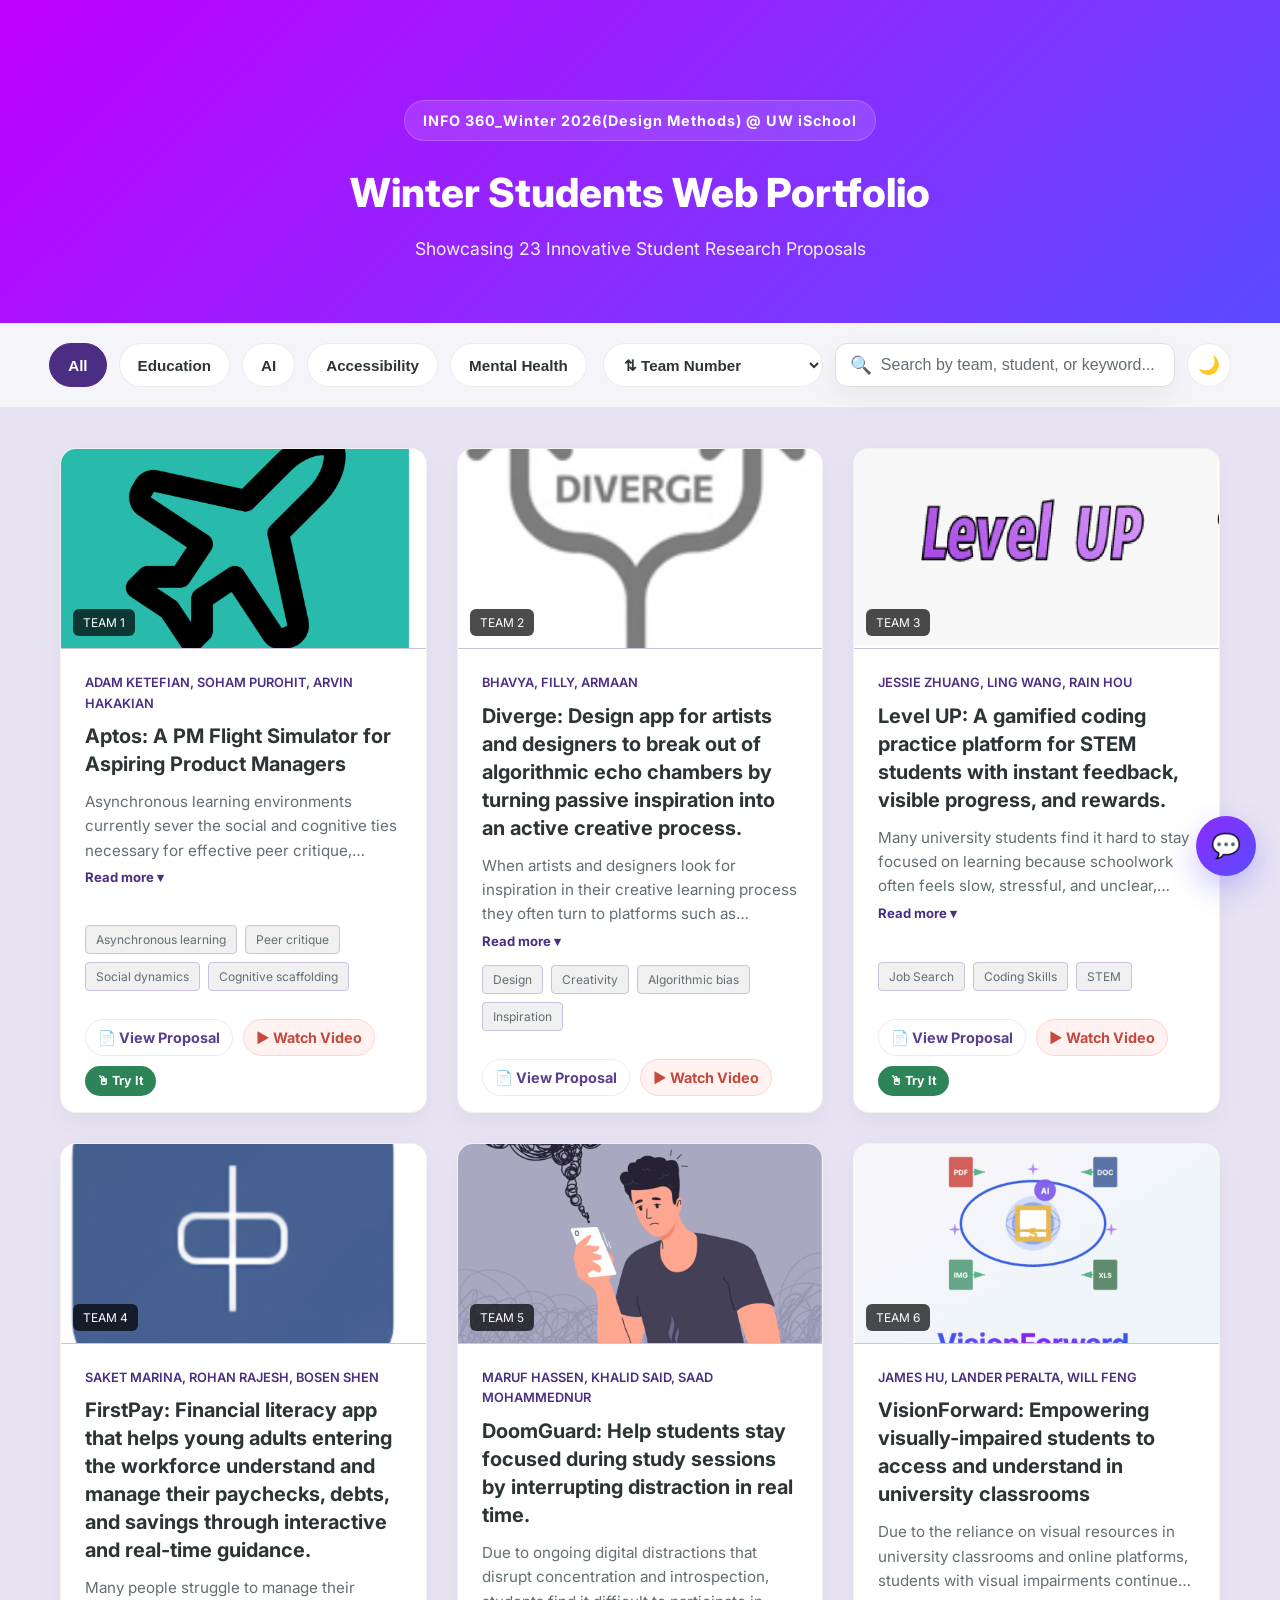
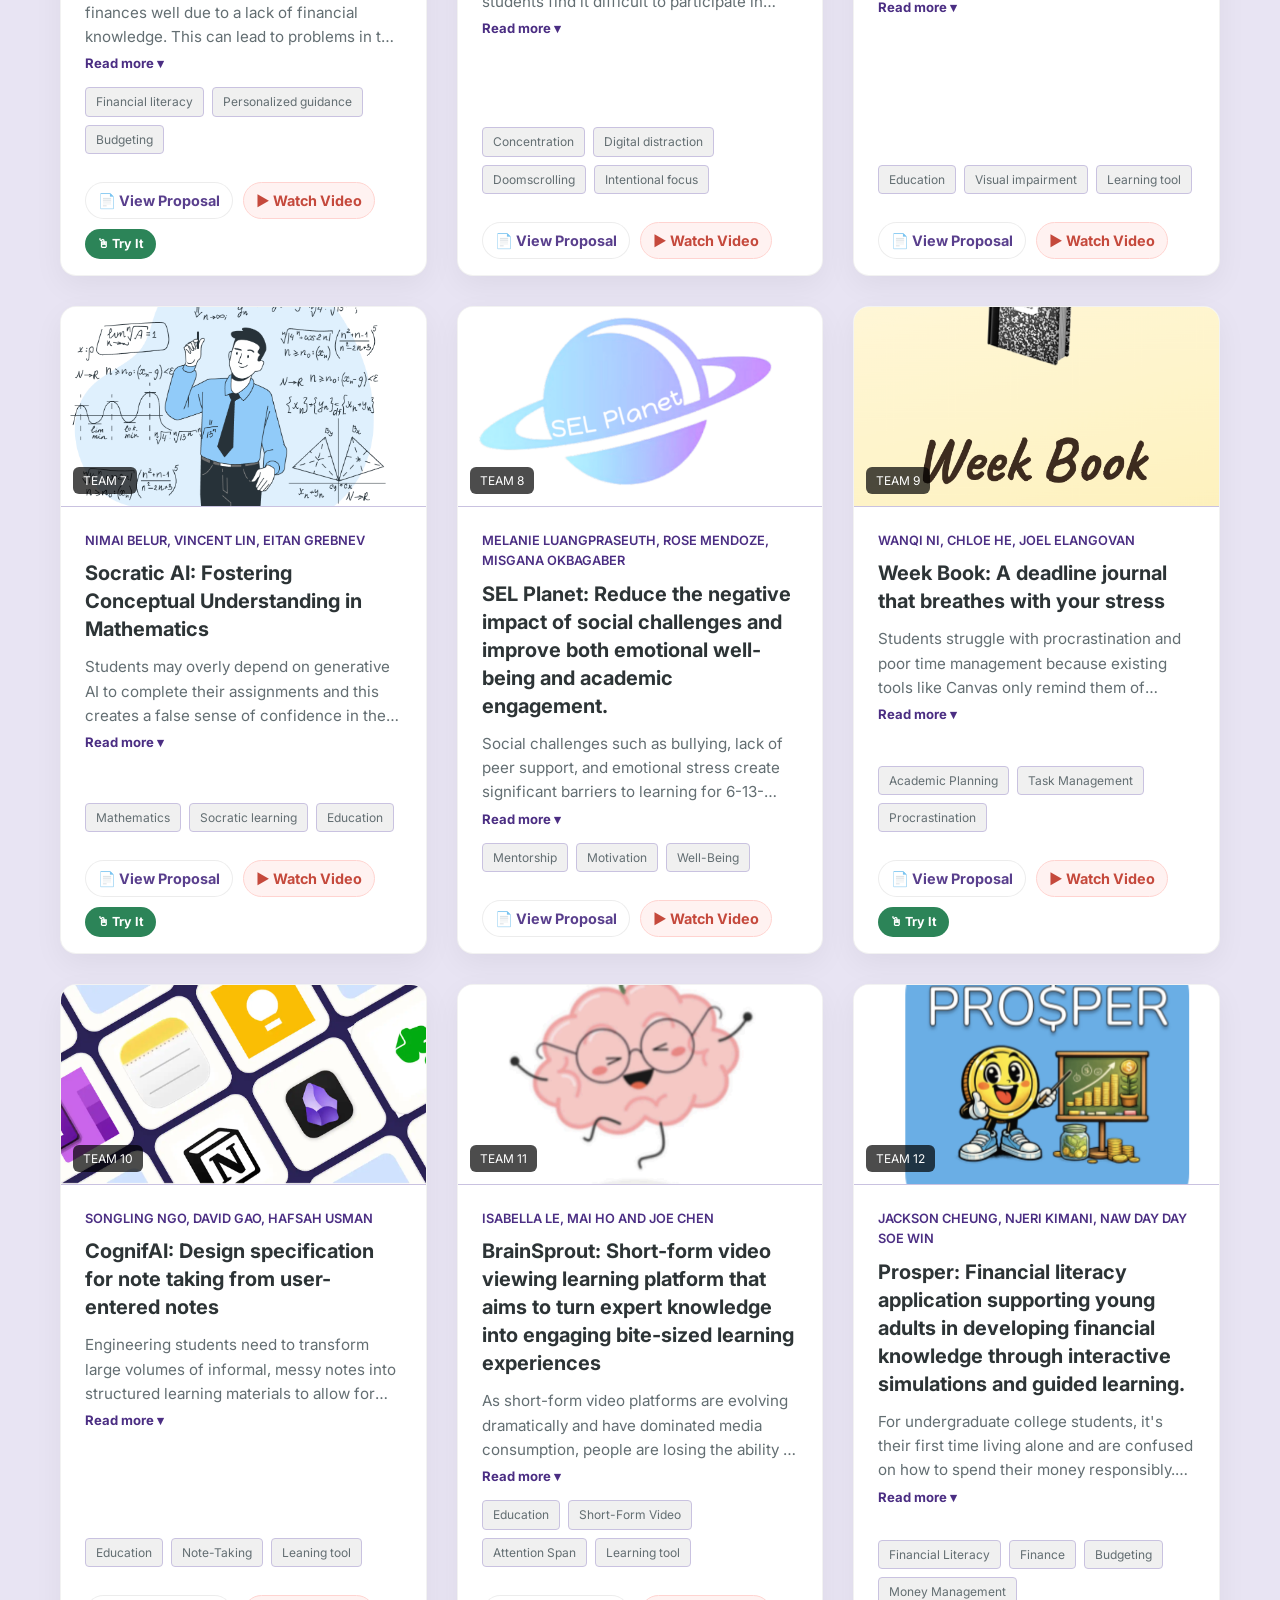
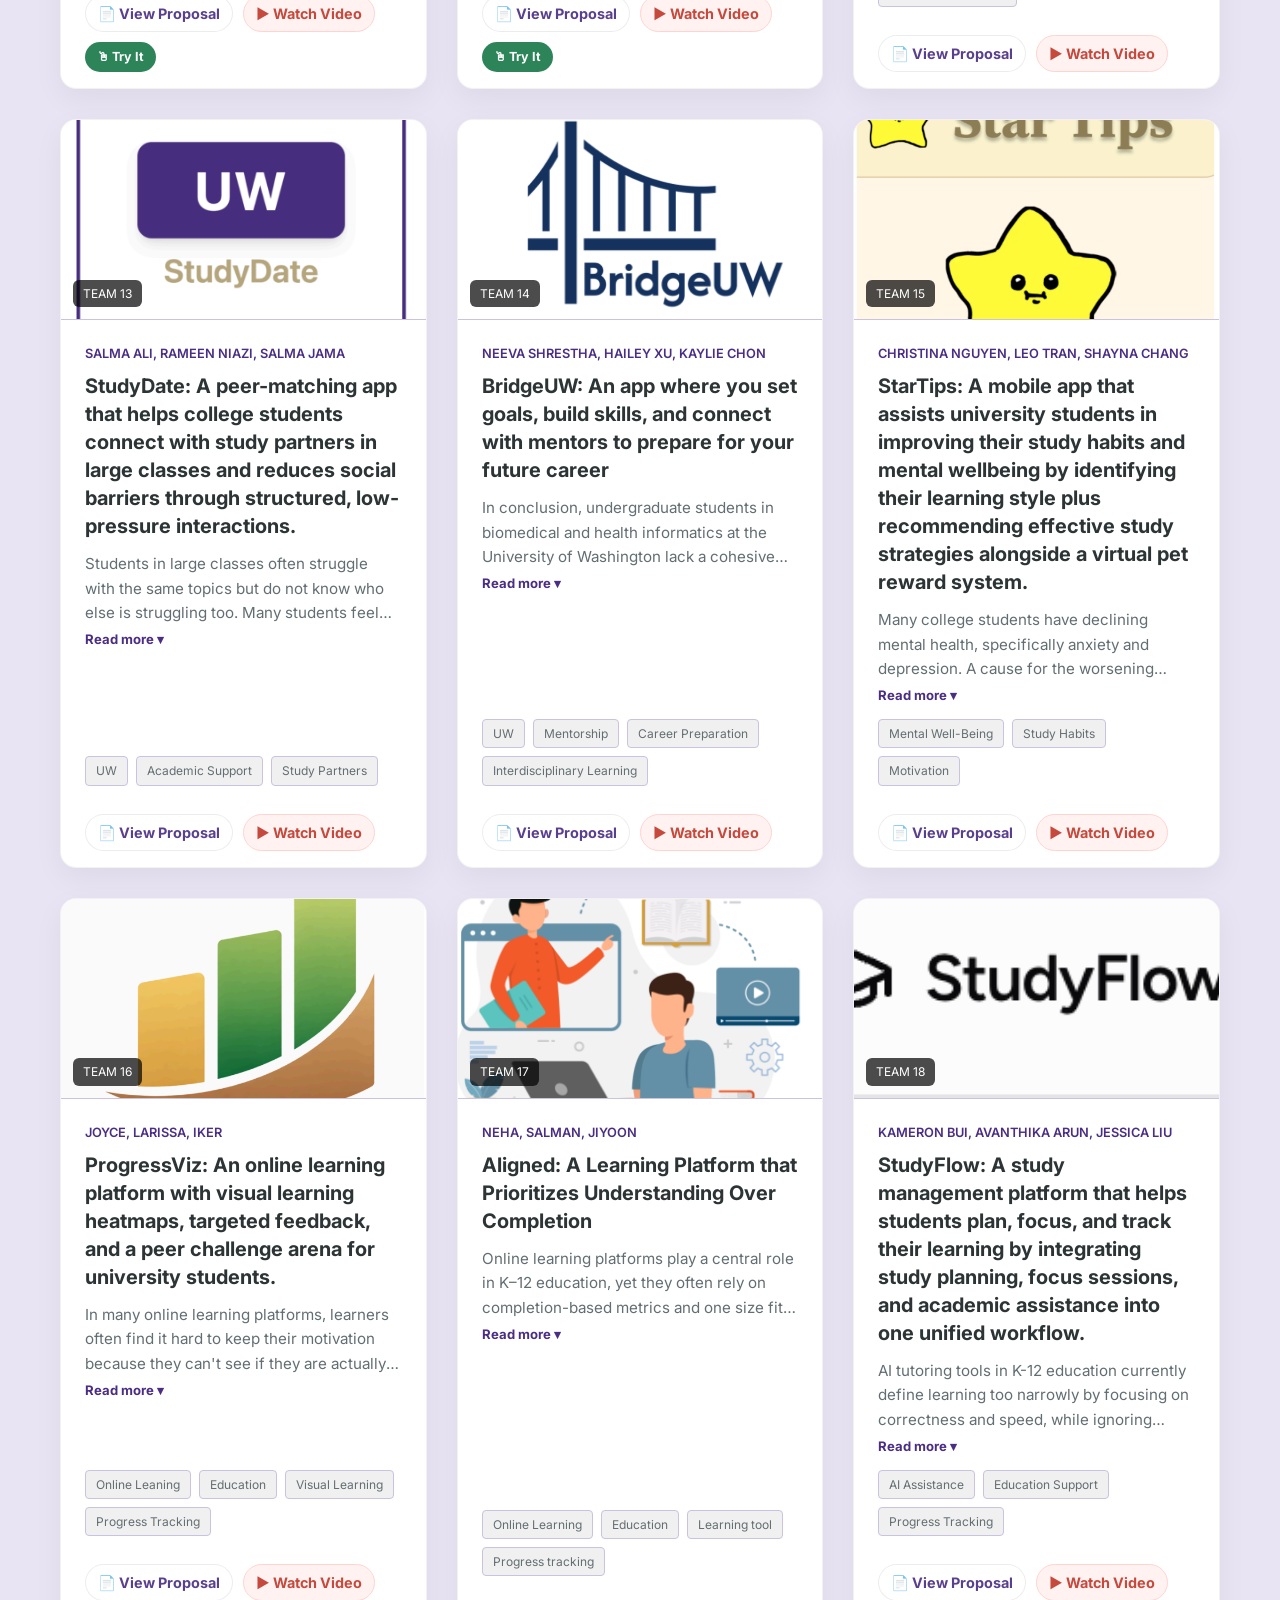
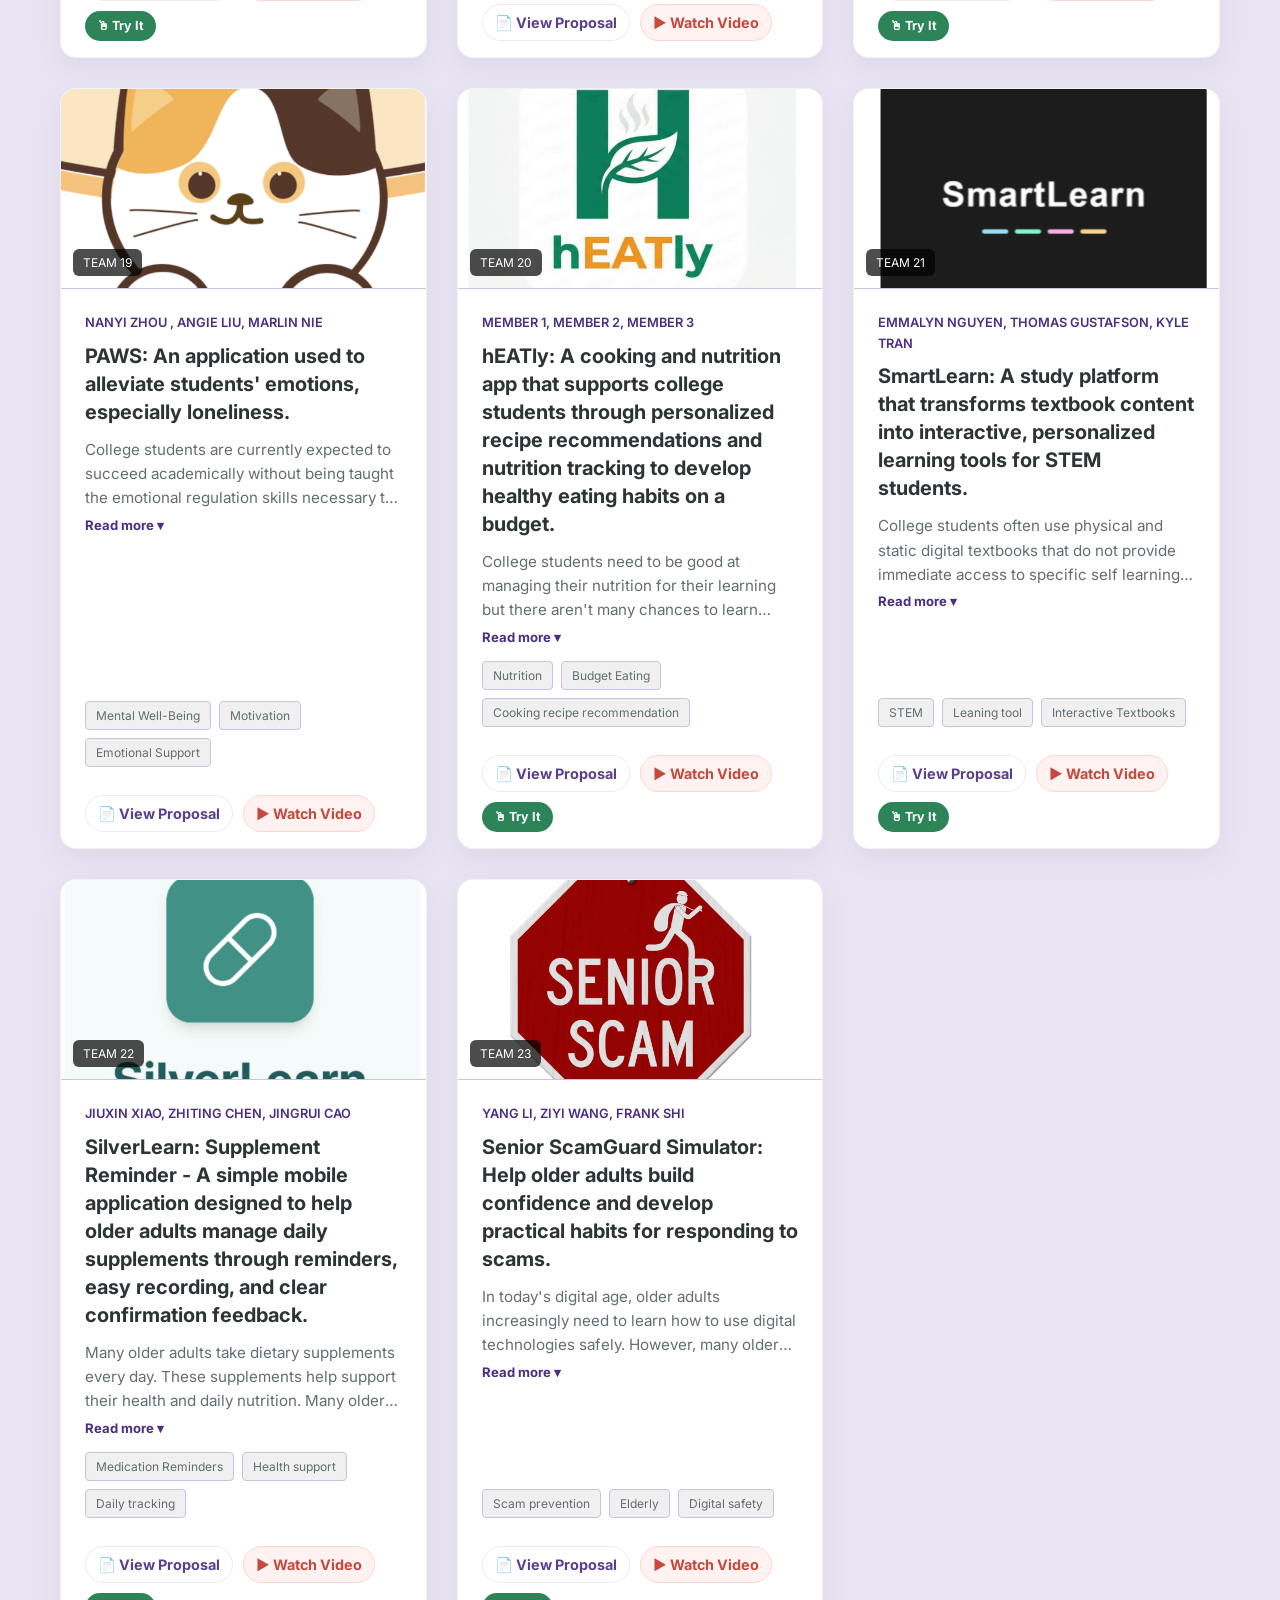
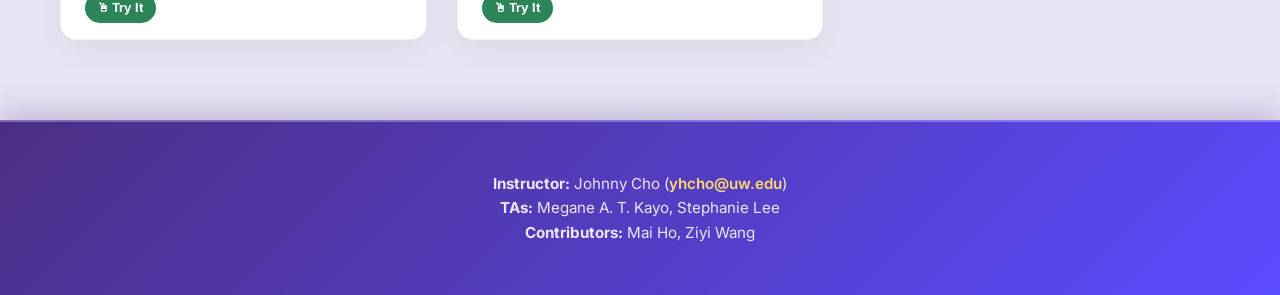
<file: index.html>
<!DOCTYPE html>
<html lang="en">

<head>
    <meta charset="UTF-8">
    <meta name="viewport" content="width=device-width, initial-scale=1.0">
    <title>INFO 360 Winter Portfolio</title>
    <link href="https://fonts.googleapis.com/css2?family=Inter:wght@300;400;600;700&display=swap" rel="stylesheet">
    <link rel="stylesheet" href="style.css">

    <style>
        :root {
            --primary: #4b2e83;
            /* UW Purple */
            --accent: #b7a57a;
            /* UW Gold */
            --bg: #e8e4f3;
            --text-main: #2d3436;
            --text-muted: #636e72;
            --white: #ffffff;
            --shadow: 0 10px 30px rgba(0, 0, 0, 0.05);
            --transition: all 0.3s ease;
        }

        * {
            box-sizing: border-box;
            margin: 0;
            padding: 0;
        }

        body {
            font-family: 'Inter', sans-serif;
            background-color: var(--bg);
            color: var(--text-main);
            line-height: 1.6;
        }

        .container {
            max-width: 1200px;
            margin: 0 auto;
            padding: 0 20px;
        }

        /* Header / Hero */
        .hero-section {
            background: linear-gradient(135deg, #c000ff 0%, #8a2cff 55%, #5b4bff 100%);
            padding: 100px 0 60px;
            text-align: center;
            border-bottom: none;
            position: relative;
            overflow: hidden;
        }

        .course-code {
            background: rgba(255, 255, 255, 0.12);
            color: white;
            padding: 8px 18px;
            border-radius: 999px;
            font-size: 0.9rem;
            font-weight: 700;
            letter-spacing: 1px;
            display: inline-block;

            border: 1px solid rgba(255, 255, 255, 0.2);

            backdrop-filter: blur(6px);
        }

        h1 {
            margin: 20px 0 10px;
            font-size: 2.5rem;
            font-weight: 800;
            color: #ffffff;
        }

        .subtitle {
            color: rgba(255, 255, 255, 0.92);
            font-size: 1.1rem;
        }

        /* Search Bar */
        .controls {
            position: sticky;
            top: 0;
            z-index: 100;
            background: rgba(248, 249, 250, 0.8);
            backdrop-filter: blur(10px);
            padding: 20px 0;
            margin-bottom: 40px;
        }

        .search-wrapper {
            max-width: 600px;
            margin: 0 auto;
            position: relative;
        }

        #search-input {
            width: 100%;
            padding: 15px 15px 15px 45px;
            border-radius: 12px;
            border: 1px solid #ddd;
            font-size: 1rem;
            transition: var(--transition);
            box-shadow: var(--shadow);
        }

        #search-input:focus {
            outline: none;
            border-color: var(--primary);
            box-shadow: 0 0 0 4px rgba(75, 46, 131, 0.1);
        }

        /* Grid Layout */
        .project-grid {
            display: grid;
            grid-template-columns: repeat(auto-fill, minmax(350px, 1fr));
            gap: 30px;
            padding-bottom: 80px;
        }

        /* Card Styling */
        .project-card {
            background: var(--white);
            border-radius: 16px;
            overflow: hidden;
            transition: var(--transition);
            border: 1px solid rgba(0, 0, 0, 0.05);
            display: flex;
            flex-direction: column;
        }

        .project-card:hover {
            transform: translateY(-10px);
            box-shadow: 0 20px 40px rgba(0, 0, 0, 0.1);
        }

        .card-image {
            height: 200px;
            position: relative;
            overflow: hidden;
            background: #eee;
        }

        .card-image img {
            width: 100%;
            height: 100%;
            object-fit: cover;
        }

        .team-badge {
            position: absolute;
            bottom: 12px;
            left: 12px;
            background: rgba(0, 0, 0, 0.7);
            color: white;
            padding: 4px 10px;
            border-radius: 6px;
            font-size: 0.75rem;
        }

        .card-content {
            padding: 24px;
            display: flex;
            flex-direction: column;
            flex-grow: 1;
        }

        .meta-info {
            font-size: 0.8rem;
            color: var(--primary);
            font-weight: 600;
            margin-bottom: 8px;
            text-transform: uppercase;
        }

        h3 {
            font-size: 1.25rem;
            margin-bottom: 12px;
            line-height: 1.4;
        }

        /* Abstract — collapsed by default, 3 lines */
        .description {
            font-size: 0.95rem;
            color: var(--text-muted);
            margin-bottom: 6px;
            display: -webkit-box;
            -webkit-line-clamp: 3;
            -webkit-box-orient: vertical;
            overflow: hidden;
            transition: all 0.3s ease;
        }

        .description.expanded {
            display: block;
            -webkit-line-clamp: unset;
            overflow: visible;
        }

        .read-more-btn {
            background: none;
            border: none;
            color: var(--primary);
            font-size: 0.82rem;
            font-weight: 700;
            cursor: pointer;
            padding: 0;
            margin-bottom: 16px;
            text-align: left;
            font-family: 'Inter', sans-serif;
        }

        .read-more-btn:hover {
            text-decoration: underline;
        }

        .keywords-container {
            margin-top: auto;
            display: flex;
            flex-wrap: wrap;
            gap: 8px;
            margin-bottom: 20px;
        }

        .keyword {
            background: #f0f0f0;
            padding: 4px 10px;
            border-radius: 4px;
            font-size: 0.75rem;
            color: var(--text-muted);
        }

        /* Links row */
        .card-links {
            display: flex;
            gap: 10px;
            flex-wrap: wrap;
            align-items: center;
        }

        .project-link {
            display: inline-flex;
            align-items: center;
            gap: 6px;
            text-decoration: none;
            color: var(--primary);
            font-weight: 700;
            font-size: 0.9rem;
        }

        .project-link:hover {
            text-decoration: underline;
        }

        /* Video link — red */
        .project-link.video-link {
            color: #c0392b;
        }

        /* Interactive website — green pill */
        .project-link.interactive-link {
            background: #1a7a4a;
            color: white;
            padding: 5px 12px;
            border-radius: 20px;
            font-size: 0.78rem;
            font-weight: 700;
            text-decoration: none;
            transition: var(--transition);
        }

        .project-link.interactive-link:hover {
            background: #155e39;
            text-decoration: none;
        }

        /* =========================
   Chatbot
========================= */
        .chatbot-container {
            position: fixed;
            right: 24px;
            bottom: 24px;
            z-index: 2000;
        }

        .chatbot-toggle {
            width: 60px;
            height: 60px;
            border: none;
            border-radius: 50%;
            background: linear-gradient(135deg, #8a2cff 0%, #5b4bff 100%);
            color: white;
            font-size: 1.5rem;
            cursor: pointer;
            box-shadow: 0 12px 30px rgba(91, 75, 255, 0.3);
            transition: transform 0.25s ease, box-shadow 0.25s ease;
        }

        .chatbot-toggle:hover {
            transform: translateY(-2px) scale(1.03);
            box-shadow: 0 16px 36px rgba(91, 75, 255, 0.38);
        }

        .chatbot-window {
            position: absolute;
            right: 0;
            bottom: 75px;
            width: 360px;
            max-width: calc(100vw - 32px);
            height: 520px;
            background: #ffffff;
            border: 1px solid rgba(0, 0, 0, 0.08);
            border-radius: 20px;
            box-shadow: 0 20px 50px rgba(0, 0, 0, 0.18);
            display: flex;
            flex-direction: column;
            overflow: hidden;
        }

        .hidden-chat {
            display: none !important;
        }

        .chatbot-header {
            padding: 16px 18px;
            background: linear-gradient(135deg, #8a2cff 0%, #5b4bff 100%);
            color: white;
            display: flex;
            justify-content: space-between;
            align-items: flex-start;
            gap: 12px;
        }

        .chatbot-header h3 {
            margin: 0 0 4px 0;
            font-size: 1rem;
            color: white;
        }

        .chatbot-header p {
            margin: 0;
            font-size: 0.82rem;
            line-height: 1.4;
            opacity: 0.92;
        }

        .chatbot-close {
            background: transparent;
            border: none;
            color: white;
            font-size: 1rem;
            cursor: pointer;
            padding: 2px 6px;
        }

        .chatbot-messages {
            flex: 1;
            padding: 16px;
            overflow-y: auto;
            background: #ffffff;
            display: flex;
            flex-direction: column;
            gap: 12px;
        }

        .chatbot-message {
            max-width: 85%;
            padding: 12px 14px;
            border-radius: 14px;
            font-size: 0.92rem;
            line-height: 1.5;
            white-space: pre-wrap;
        }

        .bot-message {
            align-self: flex-start;
            background: #f3f0ff;
            color: #2d3436;
            border: 1px solid rgba(138, 44, 255, 0.12);
        }

        .user-message {
            align-self: flex-end;
            background: #8a2cff;
            color: white;
        }

        .chatbot-quick-actions {
            padding: 10px 12px;
            display: flex;
            flex-wrap: wrap;
            gap: 8px;
            border-top: 1px solid rgba(0, 0, 0, 0.08);
            background: #f7f5fc;
        }

        .quick-action-btn {
            border: 1px solid rgba(138, 44, 255, 0.18);
            background: white;
            color: #4b2e83;
            border-radius: 999px;
            padding: 8px 12px;
            font-size: 0.8rem;
            cursor: pointer;
            transition: all 0.2s ease;
        }

        .quick-action-btn:hover {
            background: #f3f0ff;
        }

        .chatbot-input-area {
            display: flex;
            gap: 10px;
            padding: 12px;
            border-top: 1px solid rgba(0, 0, 0, 0.08);
            background: #ffffff;
        }

        .chatbot-input {
            flex: 1;
            height: 44px;
            border: 1px solid rgba(0, 0, 0, 0.08);
            border-radius: 12px;
            padding: 0 14px;
            font-size: 0.92rem;
            outline: none;
            background: #ffffff;
            color: #2d3436;
        }

        .chatbot-input:focus {
            border-color: #8a2cff;
            box-shadow: 0 0 0 3px rgba(138, 44, 255, 0.12);
        }

        .chatbot-send {
            border: none;
            border-radius: 12px;
            padding: 0 16px;
            background: #8a2cff;
            color: white;
            font-weight: 700;
            cursor: pointer;
            transition: background 0.2s ease;
        }

        .chatbot-send:hover {
            background: #7330df;
        }

        @media (max-width: 768px) {
            .chatbot-container {
                right: 16px;
                bottom: 16px;
            }

            .chatbot-window {
                width: min(360px, calc(100vw - 24px));
                height: 500px;
            }
        }

        .chatbot-list {
            margin: 6px 0 0 18px;
            padding: 0;
        }

        .chatbot-list li {
            margin-bottom: 4px;
        }

        .chatbot-message {
            max-width: 85%;
            padding: 12px 14px;
            border-radius: 14px;
            font-size: 0.92rem;
            line-height: 1.5;
            white-space: normal;
        }

        .chatbot-welcome-message {
            width: 100%;
            max-width: 100%;
        }

        .chatbot-list {
            margin: 8px 0 0 18px;
            padding: 0;
        }

        .chatbot-list li {
            margin-bottom: 6px;
        }
    </style>
</head>

<body>

    <header class="hero-section">
        <div class="container">
            <span class="course-code">INFO 360_Winter 2026(Design Methods) @ UW iSchool</span>
            <h1>Winter Students Web Portfolio</h1>
            <p class="subtitle">Showcasing 23 Innovative Student Research Proposals</p>
        </div>
    </header>

    <section class="controls">
        <div class="controls-top">
            <div class="filter-group" id="filter-group">
                <button class="filter-btn active" data-filter="all">All</button>
                <button class="filter-btn" data-filter="education">Education</button>
                <button class="filter-btn" data-filter="ai">AI</button>
                <button class="filter-btn" data-filter="accessibility">Accessibility</button>
                <button class="filter-btn" data-filter="mental health">Mental Health</button>
            </div>

            <div class="right-controls">
                <select id="sort-select" class="sort-select">
                    <option value="team">⇅ Team Number
                    </option>
                    <option value="alphabetical">Alphabetical</option>
                    <option value="interactive">Most Interactive</option>
                    <option value="demo">Has Demo</option>
                </select>

                <div class="search-wrapper">
                    <span class="search-icon">🔍</span>
                    <input type="text" id="search-input" placeholder="Search by team, student, or keyword...">
                </div>

                <button id="theme-toggle" class="theme-toggle" aria-label="Toggle dark mode">
                    🌙
                </button>
            </div>
        </div>
    </section>

    <main class="container">
        <div class="project-grid" id="project-grid">

            <!-- TEAM 1 -->
            <article class="project-card" data-team="1" data-category="education product management career learning"
                data-has-demo="true">
                <div class="card-image">
                    <img src="images/Team1.png" alt="SHORT DESCRIPTION">
                    <div class="team-badge">TEAM 1</div>
                </div>
                <div class="card-content">
                    <div class="meta-info">Adam Ketefian, Soham Purohit, Arvin Hakakian</div>
                    <h3>Aptos: A PM Flight Simulator for Aspiring Product Managers</h3>
                    <p class="description">Asynchronous learning environments currently sever the social and cognitive
                        ties necessary for effective peer critique, resulting in superficial exchanges that hinder
                        student growth. By failing to support the complex social dynamics and cognitive load of giving
                        feedback, existing tools leave students isolated and anxious. Therefore, we must design a new
                        interaction model that scaffolds the critique process, reducing the social risk and cognitive
                        burden of peer review to restore it as a powerful engine for learning.</p>
                    <button class="read-more-btn" onclick="toggleAbstract(this)">Read more ▾</button>
                    <div class="keywords-container">
                        <span class="keyword">Asynchronous learning</span>
                        <span class="keyword">Peer critique</span>
                        <span class="keyword">Social dynamics</span>
                        <span class="keyword">Cognitive scaffolding</span>
                    </div>
                    <div class="card-links">
                        <a href="https://drive.google.com/file/d/1c7_bGF3PaxmroeE4k7Br0tqLaTRWnBrq/view?usp=sharing"
                            target="_blank" class="project-link">📄 View Proposal</a>
                        <a href="https://drive.google.com/file/d/1oYuIPFCQVXZ3Qv-v-jt3_UYs8giSBLbv/view" target="_blank"
                            class="project-link video-link">▶ Watch Video</a>
                        <a href="https://v0-static-project-prototype.vercel.app/" target="_blank"
                            class="project-link interactive-link">🖱 Try It</a>
                    </div>
                </div>
            </article>


            <!-- TEAM 2 -->
            <article class="project-card" data-team="2" data-category="design creativity ai inspiration artists"
                data-has-demo="false">
                <div class="card-image">
                    <img src="images/team2.png" alt="SHORT DESCRIPTION">
                    <div class="team-badge">TEAM 2</div>
                </div>
                <div class="card-content">
                    <div class="meta-info">Bhavya, Filly, Armaan</div>
                    <h3>Diverge: Design app for artists and designers to break out of algorithmic echo chambers by
                        turning passive inspiration into an active creative process.</h3>
                    <p class="description">When artists and designers look for inspiration in their creative learning
                        process they often turn to platforms such as Instagram or Pinterest. Because these platforms
                        rely on engagement driven recommendation systems, they mostly show what's popular rather than
                        what is personally meaningful or creatively useful for the artist or designer. This causes users
                        to fall into the repetitive culture of trends and trend chasing, rather than developing their
                        own creative process. It becomes easier to keep scrolling for references rather than to actually
                        create. Over time the same "aesthetic categories" keep getting reinforced across different apps
                        only making it harder to experiment and keep your work feeling original. The result is a
                        learning environment that rewards copying what already works instead of exploring what could be
                        original.</p>
                    <button class="read-more-btn" onclick="toggleAbstract(this)">Read more ▾</button>
                    <div class="keywords-container">
                        <span class="keyword">Design</span>
                        <span class="keyword">Creativity</span>
                        <span class="keyword">Algorithmic bias</span>
                        <span class="keyword">Inspiration</span>
                    </div>
                    <div class="card-links">
                        <a href="https://drive.google.com/file/d/1IKh8PB2Vl0EuZSi3M-gSr_XiDEvfte3O/view?usp=sharing"
                            target="_blank" class="project-link">📄 View Proposal</a>
                        <a href="https://youtu.be/h88GuiTiIVg?si=i6LmTABQUZU8pEAp" target="_blank"
                            class="project-link video-link">▶ Watch Video</a>
                    </div>
                </div>
            </article>


            <!-- TEAM 3 -->
            <article class="project-card" data-team="3" data-category="education coding gamification stem motivation"
                data-has-demo="true">
                <div class="card-image">
                    <img src="images/team3.png" alt="SHORT DESCRIPTION">
                    <div class="team-badge">TEAM 3</div>
                </div>
                <div class="card-content">
                    <div class="meta-info">Jessie Zhuang, Ling Wang, Rain Hou</div>
                    <h3>Level UP: A gamified coding practice platform for STEM students with instant feedback, visible
                        progress, and rewards.</h3>
                    <p class="description">Many university students find it hard to stay focused on learning because
                        schoolwork often feels slow, stressful, and unclear, especially compared to digital
                        entertainment. When effort does not lead to quick and visible results, students are more likely
                        to avoid academic tasks and choose activities that feel easier and more rewarding. Most existing
                        solutions focus on controlling behavior instead of understanding how students emotionally
                        experience learning. This shows that procrastination is not just about poor time management, but
                        about how learning is structured and felt in the moment.</p>
                    <button class="read-more-btn" onclick="toggleAbstract(this)">Read more ▾</button>
                    <div class="keywords-container">
                        <span class="keyword">Job Search</span>
                        <span class="keyword">Coding Skills</span>
                        <span class="keyword">STEM</span>
                    </div>
                    <div class="card-links">
                        <a href="https://drive.google.com/file/d/1c3kL-LgDF94BJjiVIjdw-auJ7j2n-_pk/view?usp=sharing"
                            target="_blank" class="project-link">📄 View Proposal</a>
                        <a href="https://youtu.be/MM5loX5P-Es" target="_blank" class="project-link video-link">▶ Watch
                            Video</a>
                        <a href="https://lightrainqaq.github.io/high-fidelity-prototype/" target="_blank"
                            class="project-link interactive-link">🖱 Try It</a>
                    </div>
                </div>
            </article>


            <!-- TEAM 4 -->
            <article class="project-card" data-team="4" data-category="education accessibility learning disabilities"
                data-has-demo="true">
                <div class="card-image">
                    <img src="images/team4.png" alt="SHORT DESCRIPTION">
                    <div class="team-badge">TEAM 4</div>
                </div>
                <div class="card-content">
                    <div class="meta-info">Saket Marina, Rohan Rajesh, Bosen Shen</div>
                    <h3>FirstPay: Financial literacy app that helps young adults entering the workforce understand and
                        manage their paychecks, debts, and savings through interactive and real-time guidance.</h3>
                    <p class="description">Many people struggle to manage their finances well due to a lack of financial
                        knowledge. This can lead to problems in the future that are very hard to fix (credit
                        card/student debt, credit scores, etc.). Existing budgeting apps track spending but do not
                        actively teach users how to make better financial choices. Without personalized guidance and
                        motivation, users often repeat the same financial mistakes and feel overwhelmed or disengaged
                        with their finances. There is a real need for a learning based financial planning experience
                        that combines budgeting, debt decision-making, and gamified education to build confidence and
                        long-term financial literacy.</p>
                    <button class="read-more-btn" onclick="toggleAbstract(this)">Read more ▾</button>
                    <div class="keywords-container">
                        <span class="keyword">Financial literacy</span>
                        <span class="keyword">Personalized guidance</span>
                        <span class="keyword">Budgeting</span>
                    </div>
                    <div class="card-links">
                        <a href="https://drive.google.com/file/d/1phvkWqCKqrs6MFoXNT9iF4vrLNsNuBWD/view?usp=sharing"
                            target="_blank" class="project-link">📄 View Proposal</a>
                        <a href="https://drive.google.com/file/d/1ch5z_7cqc1GuqVLR3Otw6gs9ZDCbTc52/view?usp=sharing"
                            target="_blank" class="project-link video-link">▶ Watch Video</a>
                        <a href="https://rohan-rajesh.github.io/firstpay_info360/00-splash.html" target="_blank"
                            class="project-link interactive-link">🖱 Try It</a>
                    </div>
                </div>
            </article>


            <!-- TEAM 5 -->
            <article class="project-card" data-team="5" data-category="mental health student wellbeing education"
                data-has-demo="false">
                <div class="card-image">
                    <img src="images/team5.png" alt="SHORT DESCRIPTION">
                    <div class="team-badge">TEAM 5</div>
                </div>
                <div class="card-content">
                    <div class="meta-info">Maruf Hassen, Khalid Said, Saad Mohammednur</div>
                    <h3>DoomGuard: Help students stay focused during study sessions by interrupting distraction in real
                        time.</h3>
                    <p class="description">Due to ongoing digital distractions that disrupt concentration and
                        introspection, students find it difficult to participate in meaningful learning. Although
                        emphasis is placed on restriction than on assisting students in understanding and managing their
                        attention, current technologies are unable to solve this problem. This results in passive
                        consumption as opposed to active learning. A design-based strategy that encourages deliberate
                        focus and introspection in digital learning environments is obviously needed.</p>
                    <button class="read-more-btn" onclick="toggleAbstract(this)">Read more ▾</button>
                    <div class="keywords-container">
                        <span class="keyword">Concentration</span>
                        <span class="keyword">Digital distraction</span>
                        <span class="keyword">Doomscrolling</span>
                        <span class="keyword">Intentional focus</span>
                    </div>
                    <div class="card-links">
                        <a href="https://docs.google.com/document/d/1e55LxPSd4HQaxMYH1dsPBC6wYZylSCrbjD5dIBzi9LQ/edit?usp=sharing"
                            target="_blank" class="project-link">📄 View Proposal</a>
                        <a href="https://youtu.be/TP6Rhwh8m5I?si=jrqqK5ZTpQa3tuPi" target="_blank"
                            class="project-link video-link">▶ Watch Video</a>
                    </div>
                </div>
            </article>


            <!-- TEAM 6 -->
            <article class="project-card" data-team="6" data-category="education accessibility visual impairment"
                data-has-demo="false">
                <div class="card-image">
                    <img src="images/team6.png" alt="SHORT DESCRIPTION">
                    <div class="team-badge">TEAM 6</div>
                </div>
                <div class="card-content">
                    <div class="meta-info">James Hu, Lander Peralta, Will Feng</div>
                    <h3>VisionForward: Empowering visually-impaired students to access and understand in university
                        classrooms</h3>
                    <p class="description">Due to the reliance on visual resources in university classrooms and online
                        platforms, students with visual impairments continue to experience learning challenges. Existing
                        accessibility solutions fail to completely enable equal learning experiences due to improper
                        integration and excessive costs. As a result, visually handicapped students learn less
                        effectively and participate less in class than their classmates. This design project tackles the
                        demand for more inclusive learning experiences by reimagining how educational content can be
                        accessible and understood beyond visual media.</p>
                    <button class="read-more-btn" onclick="toggleAbstract(this)">Read more ▾</button>
                    <div class="keywords-container">
                        <span class="keyword">Education</span>
                        <span class="keyword">Visual impairment</span>
                        <span class="keyword">Learning tool</span>
                    </div>
                    <div class="card-links">
                        <a href="https://drive.google.com/file/d/1VPxc01lshJrEGsxPVvaOjslF1FHGgDX2/view?usp=sharing"
                            target="_blank" class="project-link">📄 View Proposal</a>
                        <a href="https://www.youtube.com/watch?v=rR3UdAyqsaE" target="_blank"
                            class="project-link video-link">▶ Watch Video</a>
                    </div>
                </div>
            </article>


            <!-- TEAM 7 -->
            <article class="project-card" data-team="7" data-category="education ai mathematics learning"
                data-has-demo="true">
                <div class="card-image">
                    <img src="images/team7.png" alt="SHORT DESCRIPTION">
                    <div class="team-badge">TEAM 7</div>
                </div>
                <div class="card-content">
                    <div class="meta-info">Nimai Belur, Vincent Lin, Eitan Grebnev</div>
                    <h3>Socratic AI: Fostering Conceptual Understanding in Mathematics</h3>
                    <p class="description">Students may overly depend on generative AI to complete their assignments and
                        this creates a false sense of confidence in the subject and a lack of learning. This may be
                        caused because it's easier to use AI rather than do it themselves or that they've become too
                        dependent on it. To combat this, rather than remove the use of generative AI fully, we transform
                        the use from dependence for the answer to guiding on how to get the answer.</p>
                    <button class="read-more-btn" onclick="toggleAbstract(this)">Read more ▾</button>
                    <div class="keywords-container">
                        <span class="keyword">Mathematics</span>
                        <span class="keyword">Socratic learning</span>
                        <span class="keyword">Education</span>
                    </div>
                    <div class="card-links">
                        <a href="https://drive.google.com/file/d/1CgWLIAANX5ZsmWoJPnXrifcPKQnfsTBh/view?usp=sharing"
                            target="_blank" class="project-link">📄 View Proposal</a>
                        <a href="https://youtu.be/dO9n0IcOiRA" target="_blank" class="project-link video-link">▶ Watch
                            Video</a>
                        <a href="https://uni-interface-spark.lovable.app/" target="_blank"
                            class="project-link interactive-link">🖱 Try It</a>
                    </div>
                </div>
            </article>


            <!-- TEAM 8 -->
            <article class="project-card" data-team="8" data-category="education collaboration group work"
                data-has-demo="false">
                <div class="card-image">
                    <img src="images/team8.png" alt="SHORT DESCRIPTION">
                    <div class="team-badge">TEAM 8</div>
                </div>
                <div class="card-content">
                    <div class="meta-info">Melanie Luangpraseuth, Rose Mendoze, Misgana Okbagaber</div>
                    <h3>SEL Planet: Reduce the negative impact of social challenges and improve both emotional
                        well-being and academic engagement.</h3>
                    <p class="description">Social challenges such as bullying, lack of peer support, and emotional
                        stress create significant barriers to learning for 6-13-year-old elementary and middle school
                        students. When these challenges are addressed through academic placements alone, such as holding
                        students back or advancing them too quickly, students often experience further social and
                        emotional harm. The core problem is the lack of a supportive system within schools that
                        addresses students' social and emotional needs alongside learning, leaving many students
                        disengaged, anxious, and unable to reach their full academic potential.</p>
                    <button class="read-more-btn" onclick="toggleAbstract(this)">Read more ▾</button>
                    <div class="keywords-container">
                        <span class="keyword">Mentorship</span>
                        <span class="keyword">Motivation</span>
                        <span class="keyword">Well-Being</span>
                    </div>
                    <div class="card-links">
                        <a href="https://drive.google.com/file/d/173w9TNEgvpOrldSS_G_pht0VXnLc32qp/view?usp=sharing"
                            target="_blank" class="project-link">📄 View Proposal</a>
                        <a href="https://drive.google.com/file/d/1fKAR_-o5CjTk5epKqEt6Luu1ja0lPnN5/view?usp=sharing"
                            target="_blank" class="project-link video-link">▶ Watch Video</a>
                    </div>
                </div>
            </article>


            <!-- TEAM 9 -->
            <article class="project-card" data-team="9" data-category="ai education research assistance"
                data-has-demo="true">
                <div class="card-image">
                    <img src="images/team9.png" alt="SHORT DESCRIPTION">
                    <div class="team-badge">TEAM 9</div>
                </div>
                <div class="card-content">
                    <div class="meta-info">Wanqi Ni, Chloe He, Joel Elangovan</div>
                    <h3>Week Book: A deadline journal that breathes with your stress</h3>
                    <p class="description">Students struggle with procrastination and poor time management because
                        existing tools like Canvas only remind them of deadlines without supporting proactive learning
                        planning, leading to last-minute stress, rushed assignments, and avoidance behaviors that
                        undermine genuine learning. This problem stems from both emotional factors (stress-induced
                        avoidance) and the inadequacy of current deadline-focused systems that fail to help students
                        manage their workload effectively. Our design will create a supportive planning system that
                        reframes how students engage with their assignments, shifting from reactive deadline anxiety to
                        proactive progress motivation. Ultimately, we hope to help students build sustainable habits and
                        reduce overwhelm.</p>
                    <button class="read-more-btn" onclick="toggleAbstract(this)">Read more ▾</button>
                    <div class="keywords-container">
                        <span class="keyword">Academic Planning</span>
                        <span class="keyword">Task Management</span>
                        <span class="keyword">Procrastination</span>
                    </div>
                    <div class="card-links">
                        <a href="https://drive.google.com/file/d/1Y9Y2JKobLoeZbdK7Fvjwuyubv4XGCrvC/view?usp=sharing"
                            target="_blank" class="project-link">📄 View Proposal</a>
                        <a href="https://drive.google.com/file/d/1EFWMNIfsCGK8kEU3c8mzRZGuxp9gJIJG/view?usp=share_link"
                            target="_blank" class="project-link video-link">▶ Watch Video</a>
                        <a href="https://chloejyh.github.io/weekbook/" target="_blank"
                            class="project-link interactive-link">🖱 Try It</a>
                    </div>
                </div>
            </article>


            <!-- TEAM 10 -->
            <article class="project-card" data-team="10" data-category="accessibility education language learning"
                data-has-demo="false">
                <div class="card-image">
                    <img src="images/team10.png" alt="SHORT DESCRIPTION">
                    <div class="team-badge">TEAM 10</div>
                </div>
                <div class="card-content">
                    <div class="meta-info">Songling Ngo, David Gao, Hafsah Usman</div>
                    <h3>CognifAI: Design specification for note taking from user-entered notes</h3>
                    <p class="description">Engineering students need to transform large volumes of informal, messy notes
                        into structured learning materials to allow for deep understanding and remembering complex
                        concepts.
                        However, current note-taking tools either provide too little learning support or introduce
                        overwhelming organizational systems too early in the process.
                        This creates cognitive overload, delays meaningful engagement with notes, and weakens learning
                        outcomes.
                        To target this problem, we propose the design of an adaptive note-to-study experience that helps
                        students build structure step by step, without forcing complex organization too early or
                        disrupting their natural workflow.</p>
                    <button class="read-more-btn" onclick="toggleAbstract(this)">Read more ▾</button>
                    <div class="keywords-container">
                        <span class="keyword">Education</span>
                        <span class="keyword">Note-Taking</span>
                        <span class="keyword">Leaning tool</span>
                    </div>
                    <div class="card-links">
                        <a href="https://drive.google.com/file/d/1m2ITEVeNna1-VyEybinayfysSda26VGt/view?usp=sharing"
                            target="_blank" class="project-link">📄 View Proposal</a>
                        <a href="https://youtu.be/p881J_vpSlM" target="_blank" class="project-link video-link">▶ Watch
                            Video</a>
                        <a href="https://cognifai-note.vercel.app/" target="_blank"
                            class="project-link interactive-link">🖱 Try It</a>
                    </div>
                </div>
            </article>


            <!-- TEAM 11 -->
            <article class="project-card" data-team="11" data-category="education productivity time management"
                data-has-demo="true">
                <div class="card-image">
                    <img src="images/team11.png" alt="SHORT DESCRIPTION">
                    <div class="team-badge">TEAM 11</div>
                </div>
                <div class="card-content">
                    <div class="meta-info">Isabella Le, Mai Ho and Joe Chen</div>
                    <h3>BrainSprout: Short-form video viewing learning platform that aims to turn expert knowledge into
                        engaging bite-sized learning experiences</h3>
                    <p class="description">As short-form video platforms are evolving dramatically and have dominated
                        media consumption, people are losing the ability to think deeply, pay attention, and erode their
                        deep learning capabilities. While instructors attempt to increase engagement and attention
                        through long lectures and educational videos, these videos mostly just reinforce the surface
                        understanding level. Students/learners only pay short-term attention to those videos without
                        actually engaging in the lectures and the content. Additionally, as short-form educational
                        videos opt for convenience rather than reflection or critical thinking, they lack interaction
                        for learners to focus on and engage in. Because of this, students/learners may have brief
                        moments of engagement but find it difficult to maintain focus and gain a deeper comprehension of
                        academic content, leading to short attention span and short-term memory. </p>
                    <button class="read-more-btn" onclick="toggleAbstract(this)">Read more ▾</button>
                    <div class="keywords-container">
                        <span class="keyword">Education</span>
                        <span class="keyword">Short-Form Video</span>
                        <span class="keyword">Attention Span</span>
                        <span class="keyword">Learning tool</span>
                    </div>
                    <div class="card-links">
                        <a href="https://drive.google.com/file/d/123inVYcJdAghh0p1JQ5BmkG7iuQC9E-4/view?usp=sharing"
                            target="_blank" class="project-link">📄 View Proposal</a>
                        <a href="https://drive.google.com/file/d/1yvau9-ZVypTUtFoKvAScNvVWSV1pxHov/view?usp=drivesdk"
                            target="_blank" class="project-link video-link">▶ Watch Video</a>
                        <a href="https://isbell0.github.io/brainsprout/" target="_blank"
                            class="project-link interactive-link">🖱 Try It</a>
                    </div>
                </div>
            </article>


            <!-- TEAM 12 -->
            <article class="project-card" data-team="12" data-category="ai education tutoring system"
                data-has-demo="false">
                <div class="card-image">
                    <img src="images/team12.png" alt="SHORT DESCRIPTION">
                    <div class="team-badge">TEAM 12 </div>
                </div>
                <div class="card-content">
                    <div class="meta-info">Jackson Cheung, Njeri Kimani, Naw Day Day Soe Win</div>
                    <h3>Prosper: Financial literacy application supporting young adults in developing
                        financial knowledge through interactive simulations and guided learning. </h3>
                    <p class="description">For undergraduate college students, it's their first time living alone and
                        are confused on how to spend their money responsibly. Many budgeting apps have a high entry
                        cost, from complex learning periods to understanding the app's budgeting methodology to writing
                        down their goals ( students might be unaware or confused on their own budgeting goals). This can
                        scare off college students who do want to manage their budgeting process, resulting in burnout
                        and abandonment of their budgeting goals. Through our design, we want to make sure the app is
                        simple and easy to use, to not overwhelm students. </p>
                    <button class="read-more-btn" onclick="toggleAbstract(this)">Read more ▾</button>
                    <div class="keywords-container">
                        <span class="keyword">Financial Literacy</span>
                        <span class="keyword">Finance</span>
                        <span class="keyword">Budgeting</span>
                        <span class="keyword">Money Management</span>
                    </div>
                    <div class="card-links">
                        <a href="https://drive.google.com/file/d/1h5Pd04_ItN2iqxchsKcMoCYd5eC-r-Lu/view?usp=sharing"
                            target="_blank" class="project-link">📄 View Proposal</a>
                        <a href="https://drive.google.com/file/d/17vD2hf1Rwdtd5MfXcZrPKUo8b_HoMahr/view?usp=sharing"
                            target="_blank" class="project-link video-link">▶ Watch Video</a>
                    </div>
                </div>
            </article>


            <!-- TEAM 13 -->
            <article class="project-card" data-team="13" data-category="mental health education stress reduction"
                data-has-demo="false">
                <div class="card-image">
                    <img src="images/team13.png" alt="SHORT DESCRIPTION">
                    <div class="team-badge">TEAM 13</div>
                </div>
                <div class="card-content">
                    <div class="meta-info">Salma Ali, Rameen Niazi, Salma Jama</div>
                    <h3>StudyDate: A peer-matching app that helps college students connect with study partners in
                        large classes and reduces social barriers through structured, low-pressure interactions.</h3>
                    <p class="description">Students in large classes often struggle with the same topics but do not know
                        who else is struggling too. Many students feel shy or uncomfortable asking for help in front of
                        others, so they study alone. Classes also do not give students an easy way to find classmates
                        with the same learning problems or styles. This can make students feel isolated and less
                        motivated, which hurts their understanding. </p>
                    <button class="read-more-btn" onclick="toggleAbstract(this)">Read more ▾</button>
                    <div class="keywords-container">
                        <span class="keyword">UW</span>
                        <span class="keyword">Academic Support</span>
                        <span class="keyword">Study Partners</span>
                    </div>
                    <div class="card-links">
                        <a href="https://drive.google.com/file/d/1EY061q5vxiUCNltWRFqnXOgPMxWeXCAn/view?usp=sharing"
                            target="_blank" class="project-link">📄 View Proposal</a>
                        <a href="https://drive.google.com/file/d/1bf-IpxbfGaHs2Yqy8Inwi17lmCYKDvE7/view?usp=sharing"
                            target="_blank" class="project-link video-link">▶ Watch Video</a>
                    </div>
                </div>
            </article>


            <!-- TEAM 14 -->
            <article class="project-card" data-team="14" data-category="education peer learning collaboration"
                data-has-demo="false">
                <div class="card-image">
                    <img src="images/team14.png" alt="SHORT DESCRIPTION">
                    <div class="team-badge">TEAM 14</div>
                </div>
                <div class="card-content">
                    <div class="meta-info">Neeva Shrestha, Hailey Xu, Kaylie Chon</div>
                    <h3>BridgeUW: An app where you set goals, build skills,
                        and connect with mentors to prepare for your future career</h3>
                    <p class="description">In conclusion, undergraduate students in biomedical and health informatics at
                        the University of Washington lack a cohesive learning experience that meaningfully combines
                        computer science, information systems, and biological sciences. While students gain specific
                        knowledge through coursework, they are usually left to independently combine these concepts
                        across fields without structured guidance, like other majors. This leads to gaps between
                        understanding concepts in class and real-world application, leaving students feeling unprepared
                        for research, internships, and careers in this field. While there are a few BIME (Biomedical
                        informatics and education) courses that allow students to declare their major as Informatics,
                        with a specialization in biomedical and health informatics, there aren’t enough resources and
                        assistance to students who want to pursue this career path at the University of Washington.
                        Therefore, there is a clear need for a design that supports integrative thinking, builds
                        confidence and clarity, and helps students apply knowledge across all fields and in the
                        workforce. </p>
                    <button class="read-more-btn" onclick="toggleAbstract(this)">Read more ▾</button>
                    <div class="keywords-container">
                        <span class="keyword">UW</span>
                        <span class="keyword">Mentorship</span>
                        <span class="keyword">Career Preparation</span>
                        <span class="keyword">Interdisciplinary Learning</span>
                    </div>
                    <div class="card-links">
                        <a href="https://drive.google.com/file/d/1AAujXiFheO4JLyXB8pkgVJu_yH3WpXeZ/view?usp=sharing"
                            target="_blank" class="project-link">📄 View Proposal</a>
                        <a href="https://youtu.be/AcyjvNzbyHE" target="_blank" class="project-link video-link">▶ Watch
                            Video</a>
                    </div>
                </div>
            </article>


            <!-- TEAM 15 -->
            <article class="project-card" data-team="15" data-category="mental health education motivation study habits"
                data-has-demo="false">
                <div class="card-image">
                    <img src="images/team15.png" alt="SHORT DESCRIPTION">
                    <div class="team-badge">TEAM 15</div>
                </div>
                <div class="card-content">
                    <div class="meta-info">Christina Nguyen, Leo Tran, Shayna Chang</div>
                    <h3>StarTips: A mobile app that assists university students in improving their study habits and
                        mental wellbeing by identifying their learning style plus recommending effective study
                        strategies alongside a virtual pet reward system.</h3>
                    <p class="description">Many college students have declining mental health, specifically anxiety and
                        depression. A cause for the worsening depression and anxiety in students is due to studying
                        habits. Many students tend to adapt unhealthy studying methods in order to keep up with
                        coursework. We will assess each user about their preferences, current habits, etc, in order to
                        learn how they work best, then provide study methods and habits based on their answers.</p>
                    <button class="read-more-btn" onclick="toggleAbstract(this)">Read more ▾</button>
                    <div class="keywords-container">
                        <span class="keyword">Mental Well-Being</span>
                        <span class="keyword">Study Habits</span>
                        <span class="keyword">Motivation</span>
                    </div>
                    <div class="card-links">
                        <a href="https://drive.google.com/file/d/1oIP8CKTKQ6QJkqXmQ0HVMfbHiDIfM_wT/view?usp=sharing"
                            target="_blank" class="project-link">📄 View Proposal</a>
                        <a href="https://www.youtube.com/watch?v=m9__VuXSuXs" target="_blank"
                            class="project-link video-link">▶ Watch Video</a>
                    </div>
                </div>
            </article>


            <!-- TEAM 16 -->
            <article class="project-card" data-team="16" data-category="education ai recommendation"
                data-has-demo="true">
                <div class="card-image">
                    <img src="images/team16.png" alt="SHORT DESCRIPTION">
                    <div class="team-badge">TEAM 16</div>
                </div>
                <div class="card-content">
                    <div class="meta-info">Joyce, Larissa, Iker</div>
                    <h3>ProgressViz: An online learning platform with visual learning heatmaps, targeted feedback, and a
                        peer challenge arena for university students.</h3>
                    <p class="description">In many online learning platforms, learners often find it hard to keep their
                        motivation because they can't see if they are actually improving. Most current course structures
                        focus too much on finishing tasks like checking off a box, but they don't help learners
                        recognize their real growth in understanding or skills. When this progress feels invisible,
                        students start to doubt if their effort is worth it and eventually quit. This issue is related
                        to how feedback and self assessment are designed. We believe that improving how learning
                        progress is experienced through better design is a great opportunity to make online education
                        more effective.</p>
                    <button class="read-more-btn" onclick="toggleAbstract(this)">Read more ▾</button>
                    <div class="keywords-container">
                        <span class="keyword">Online Leaning</span>
                        <span class="keyword">Education</span>
                        <span class="keyword">Visual Learning</span>
                        <span class="keyword">Progress Tracking</span>
                    </div>
                    <div class="card-links">
                        <a href="https://drive.google.com/file/d/1QSBeGqjVcOwTVKfo7oTDMUH_gF90_whh/view?usp=sharing"
                            target="_blank" class="project-link">📄 View Proposal</a>
                        <a href="https://youtu.be/fQcJUpkmFVY" target="_blank" class="project-link video-link">▶ Watch
                            Video</a>
                        <a href="https://raw.githack.com/Joyce061026/info360group16/refs/heads/main/index.html"
                            target="_blank" class="project-link interactive-link">🖱 Try It</a>
                    </div>
                </div>
            </article>


            <!-- TEAM 17 -->
            <article class="project-card" data-team="17" data-category="education online learning accessibility"
                data-has-demo="false">
                <div class="card-image">
                    <img src="images/team17.png" alt="SHORT DESCRIPTION">
                    <div class="team-badge">TEAM 17</div>
                </div>
                <div class="card-content">
                    <div class="meta-info">Neha, Salman, Jiyoon</div>
                    <h3>Aligned: A Learning Platform that Prioritizes Understanding Over Completion</h3>
                    <p class="description">Online learning platforms play a central role in K–12 education, yet they
                        often rely on completion-based metrics and one size fits all feedback to represent student
                        learning. These indicators can mask shallow understanding, allowing students to appear
                        successful while struggling with core concepts. Because teachers depend on platform data to
                        guide instruction, this misrepresentation makes it difficult to identify when students need
                        support. Addressing this problem requires rethinking how learning progress and understanding are
                        communicated within online learning environments so that learning, not just task completion, is
                        done.</p>
                    <button class="read-more-btn" onclick="toggleAbstract(this)">Read more ▾</button>
                    <div class="keywords-container">
                        <span class="keyword">Online Learning</span>
                        <span class="keyword">Education</span>
                        <span class="keyword">Learning tool</span>
                        <span class="keyword">Progress tracking</span>
                    </div>
                    <div class="card-links">
                        <a href="https://drive.google.com/file/d/14oAxRe1hPaQG-xX9PvU5QcNBVvKJG_GE/view?usp=sharing"
                            target="_blank" class="project-link">📄 View Proposal</a>
                        <a href="https://drive.google.com/file/d/1DCIYQsznGia331ibwDin5ao5loZhjh9U/view?usp=sharing"
                            target="_blank" class="project-link video-link">▶ Watch Video</a>
                    </div>
                </div>
            </article>


            <!-- TEAM 18 -->
            <article class="project-card" data-team="18" data-category="ai education feedback learning analytics"
                data-has-demo="true">
                <div class="card-image">
                    <img src="images/team18.png" alt="SHORT DESCRIPTION">
                    <div class="team-badge">TEAM 18</div>
                </div>
                <div class="card-content">
                    <div class="meta-info">Kameron Bui, Avanthika Arun, Jessica Liu</div>
                    <h3>StudyFlow: A study management platform that helps students plan, focus, and track their learning
                        by integrating study planning, focus sessions, and academic assistance into one unified
                        workflow.</h3>
                    <p class="description">AI tutoring tools in K-12 education currently define learning too narrowly by
                        focusing on correctness and speed, while ignoring students’ emotional experiences during
                        learning. This creates a gap where frustration, anxiety, or disengagement go unrecognized,
                        leading to negative learning cycles rather than persistence and growth. Younger students, who
                        are still developing emotional regulation skills, are especially impacted by systems that
                        provide repetitive corrective feedback without emotional support. The core problem is not a lack
                        of personalized content, but a lack of emotionally responsive design that supports motivation,
                        pacing, and reflection as part of the learning process. Addressing this problem requires
                        rethinking how AI tutors interpret and respond to student struggle as part of learning, not just
                        performance.</p>
                    <button class="read-more-btn" onclick="toggleAbstract(this)">Read more ▾</button>
                    <div class="keywords-container">
                        <span class="keyword">AI Assistance</span>
                        <span class="keyword">Education Support</span>
                        <span class="keyword">Progress Tracking</span>
                    </div>
                    <div class="card-links">
                        <a href="https://drive.google.com/file/d/1-lUU6ibKfiQK7O0HnDBQCYBbR9Xsei70/view?usp=sharing"
                            target="_blank" class="project-link">📄 View Proposal</a>
                        <a href="https://drive.google.com/file/d/1HuPocEngFuVGDliOMec_dqpSs7cpmijb/view?usp=sharing"
                            target="_blank" class="project-link video-link">▶ Watch Video</a>
                        <a href="https://studyflow-dev.lovable.app/" target="_blank"
                            class="project-link interactive-link">🖱 Try It</a>
                    </div>
                </div>
            </article>


            <!-- TEAM 19 -->
            <article class="project-card" data-team="19" data-category="education accessibility elderly"
                data-has-demo="false">
                <div class="card-image">
                    <img src="images/Team19.png" alt="SHORT DESCRIPTION">
                    <div class="team-badge">TEAM 19</div>
                </div>
                <div class="card-content">
                    <div class="meta-info">Nanyi Zhou , Angie Liu, Marlin Nie</div>
                    <h3>PAWS: An application used to alleviate students' emotions, especially loneliness.</h3>
                    <p class="description">College students are currently expected to succeed academically without being
                        taught the emotional regulation skills necessary to handle high pressure environments, since
                        current campus resources are reactive and crisis focused, they fail to provide the daily, low
                        pressure learning opportunities students need to build resilience. Our design fill this gap by
                        integrating playful, reflective emotional check ins into the daily academic routine. By
                        reframing emotional awareness as a continuous learning process rather than a medical emergency,
                        we enable students to proactively develop the self-awareness required for both academic
                        persistence and personal well-being.</p>
                    <button class="read-more-btn" onclick="toggleAbstract(this)">Read more ▾</button>
                    <div class="keywords-container">
                        <span class="keyword">Mental Well-Being</span>
                        <span class="keyword">Motivation</span>
                        <span class="keyword">Emotional Support</span>
                    </div>
                    <div class="card-links">
                        <a href="https://drive.google.com/file/d/1LGLCi0JzOa_tgjGlqtz55ckAxnInk_Rw/view?usp=sharing"
                            target="_blank" class="project-link">📄 View Proposal</a>
                        <a href="https://drive.google.com/open?id=1x78mZuvtbets21xV51MjLwZWB6jGUpZd" target="_blank"
                            class="project-link video-link">▶ Watch Video</a>
                    </div>
                </div>
            </article>


            <!-- TEAM 20 -->
            <article class="project-card" data-team="20" data-category="education collaboration social learning"
                data-has-demo="true">
                <div class="card-image">
                    <img src="images/team20.png" alt="SHORT DESCRIPTION">
                    <div class="team-badge">TEAM 20</div>
                </div>
                <div class="card-content">
                    <div class="meta-info">MEMBER 1, MEMBER 2, MEMBER 3</div>
                    <h3>hEATly: A cooking and nutrition app that supports college students through personalized recipe
                        recommendations and nutrition tracking to develop healthy eating habits on a budget.</h3>
                    <p class="description">College students need to be good at managing their nutrition for their
                        learning but there aren't many chances to learn these skills the right way. The system they can
                        easily reach out to only focuses on information about recipes, which doesn't consider any of the
                        emotional and financial challenges that new learners face. This can lead to students developing
                        unhealthy eating habits. We propose this design that makes cooking easier and help students
                        learn good eating habits in a way that is good for the learning environment. This will give
                        students the freedom to take care of their physical health which will help them focus on their
                        studies.</p>
                    <button class="read-more-btn" onclick="toggleAbstract(this)">Read more ▾</button>
                    <div class="keywords-container">
                        <span class="keyword">Nutrition</span>
                        <span class="keyword">Budget Eating</span>
                        <span class="keyword">Cooking recipe recommendation</span>
                    </div>
                    <div class="card-links">
                        <a href="https://drive.google.com/file/d/1D4mDlo6rR3ktsT8EyrWvmt13ZZdIO9Ww/view?usp=sharing"
                            target="_blank" class="project-link">📄 View Proposal</a>
                        <a href="https://youtu.be/euYa74iwa7c" target="_blank" class="project-link video-link">▶ Watch
                            Video</a>
                        <a href="https://riwoo-kim.github.io/INFO-360-tesst/" target="_blank"
                            class="project-link interactive-link">🖱 Try It</a>
                    </div>
                </div>
            </article>


            <!-- TEAM 21 -->
            <article class="project-card" data-team="21" data-category="ai accessibility assistive technology"
                data-has-demo="true">
                <div class="card-image">
                    <img src="images/team21.png" alt="SHORT DESCRIPTION">
                    <div class="team-badge">TEAM 21</div>
                </div>
                <div class="card-content">
                    <div class="meta-info">Emmalyn Nguyen, Thomas Gustafson, Kyle Tran</div>
                    <h3>SmartLearn: A study platform that transforms textbook content into interactive, personalized
                        learning tools for STEM students.</h3>
                    <p class="description">College students often use physical and static digital textbooks that do not
                        provide immediate access to specific self learning support. When students become confused or
                        stuck at a specific page, they have limited ways to be able to ask questions or see how other
                        people struggle. This lack of immediate and specific resources may cause students to fall behind
                        or rely on cramming as a result of learning from textbooks becomes passive and isolating and
                        inefficient instead of interactive and engaging.</p>
                    <button class="read-more-btn" onclick="toggleAbstract(this)">Read more ▾</button>
                    <div class="keywords-container">
                        <span class="keyword">STEM</span>
                        <span class="keyword">Leaning tool</span>
                        <span class="keyword">Interactive Textbooks</span>
                    </div>
                    <div class="card-links">
                        <a href="https://drive.google.com/file/d/1QYJAHcrh-kId8p1KrawHo1zdbziF6Nu9/view?usp=sharing"
                            target="_blank" class="project-link">📄 View Proposal</a>
                        <a href="https://drive.google.com/file/d/1dRd0klXhWm2JC1HTL_SBRV4OU7YjnOTP/view" target="_blank"
                            class="project-link video-link">▶ Watch Video</a>
                        <a href="https://emmalynnguyen.github.io/INFO360-final/" target="_blank"
                            class="project-link interactive-link">🖱 Try It</a>
                    </div>
                </div>
            </article>


            <!-- TEAM 22 -->
            <article class="project-card" data-team="22" data-category="accessibility elderly health support"
                data-has-demo="true">
                <div class="card-image">
                    <img src="images/team22.png" alt="SHORT DESCRIPTION">
                    <div class="team-badge">TEAM 22</div>
                </div>
                <div class="card-content">
                    <div class="meta-info">Jiuxin Xiao, Zhiting Chen, Jingrui Cao</div>
                    <h3>SilverLearn: Supplement Reminder - A simple mobile application designed to help older adults
                        manage daily supplements through reminders, easy recording, and clear confirmation feedback.
                    </h3>
                    <p class="description">Many older adults take dietary supplements every day. These supplements help
                        support their health and daily nutrition. Many older adults take more than one supplement. Each
                        supplement may have a different schedule. Managing these routines can be difficult.Some tools
                        try to help people manage supplements. As a result, many seniors miss doses, double-dose, or
                        become uncertain about what they have already taken, which impacts their long-term health and
                        independence. SilverLearn addresses this need by providing a simple, intuitive supplement
                        reminder system with clear notifications, easy recording, and immediate confirmation feedback.
                    </p>
                    <button class="read-more-btn" onclick="toggleAbstract(this)">Read more ▾</button>
                    <div class="keywords-container">
                        <span class="keyword">Medication Reminders</span>
                        <span class="keyword">Health support</span>
                        <span class="keyword">Daily tracking</span>
                    </div>
                    <div class="card-links">
                        <a href="https://drive.google.com/file/d/1TkfFNZRpnTvNUzdmbcmtC_6a1nitqd6A/view?usp=sharing"
                            target="_blank" class="project-link">📄 View Proposal</a>
                        <a href="https://youtu.be/HFLwjT2qWp4?si=3X8bbnGTovM6WrBM" target="_blank"
                            class="project-link video-link">▶ Watch Video</a>
                        <a href="https://sprint-satin-25036983.figma.site/" target="_blank"
                            class="project-link interactive-link">🖱 Try It</a>
                    </div>
                </div>
            </article>

            <!-- TEAM 23 -->
            <article class="project-card" data-team="23"
                data-category="education ai accessibility elderly digital safety" data-has-demo="true">
                <div class="card-image">
                    <img src="images/team23.png" alt="SHORT DESCRIPTION">
                    <div class="team-badge">TEAM 23</div>
                </div>
                <div class="card-content">
                    <div class="meta-info">Yang Li, Ziyi Wang, Frank Shi</div>
                    <h3>Senior ScamGuard Simulator: Help older adults build confidence and
                        develop practical habits for responding to scams.</h3>
                    <p class="description">In today's digital age, older adults increasingly need to learn how to use
                        digital technologies safely. However, many older adults lack effective opportunities to develop
                        the skills to identify AI-driven scams. With AI-generated voice cloning and deepfake scams
                        becoming increasingly sophisticated, existing safeguards and information resources are
                        insufficient to effectively help older adults learn how to recognize and respond to these
                        threats. This creates a learning gap, where older adults are expected to navigate a high-risk
                        digital environment independently but lack sufficient practice, feedback, and
                        confidence-building experiences. The core of the problem is not just the existence of AI scams,
                        but the lack of skills among older adults to identify these scams—skills we aim to help them
                        develop.</p>
                    <button class="read-more-btn" onclick="toggleAbstract(this)">Read more ▾</button>
                    <div class="keywords-container">
                        <span class="keyword">Scam prevention</span>
                        <span class="keyword">Elderly</span>
                        <span class="keyword">Digital safety</span>
                    </div>
                    <div class="card-links">
                        <a href="PROPOSAL LINK" target="_blank" class="project-link">📄 View Proposal</a>
                        <a href="VIDEO LINK" target="_blank" class="project-link video-link">▶ Watch Video</a>
                        <a href="https://ziyiw888.github.io/Senior-Anti-Scam-Learning-Platform/" target="_blank"
                            class="project-link interactive-link">🖱 Try It</a>
                    </div>
                </div>
            </article>


        </div><!-- end #project-grid -->
    </main>

    <footer class="main-footer">
        <div class="container">
            <p><strong>Instructor:</strong> Johnny Cho (<a href="mailto:yhcho@uw.edu">yhcho@uw.edu</a>)</p>
            <p><strong>TAs: </strong> Megane A. T. Kayo, Stephanie Lee</strong> </p>
            <p><strong>Contributors:</strong> Mai Ho, Ziyi Wang </p>
        </div>
    </footer>


    <!-- AI Chat Assistant -->
    <div class="chatbot-container">
        <button id="chatbot-toggle" class="chatbot-toggle" aria-label="Open assistant">
            💬
        </button>

        <div id="chatbot-window" class="chatbot-window hidden-chat">
            <div class="chatbot-header">
                <div>
                    <h3>Portfolio Assistant</h3>
                    <p>Ask about projects, teams, or how to use this site.</p>
                </div>
                <button id="chatbot-close" class="chatbot-close" aria-label="Close assistant">✕</button>
            </div>

            <div id="chatbot-messages" class="chatbot-messages">
                <div class="chatbot-message bot-message chatbot-welcome-message">
                    <strong>Hi! I’m your Portfolio Assistant.</strong><br><br>
                    I can help you:
                    <ul class="chatbot-list">
                        <li>Find a team</li>
                        <li>Locate AI, accessibility, or mental health projects</li>
                        <li>Open demos, proposals, and videos</li>
                        <li>Explain how to use this website</li>
                    </ul>
                </div>
            </div>

            <div class="chatbot-quick-actions">
                <button class="quick-action-btn">How do I use this website?</button>
                <button class="quick-action-btn">Show AI projects</button>
                <button class="quick-action-btn">Which projects have demos?</button>
                <button class="quick-action-btn">Show Team 23</button>
            </div>

            <div class="chatbot-input-area">
                <input type="text" id="chatbot-input" class="chatbot-input" placeholder="Ask a question...">
                <button id="chatbot-send" class="chatbot-send">Send</button>
            </div>

    <script>
        function toggleAbstract(btn) {
            const description = btn.previousElementSibling;
            const isExpanded = description.classList.contains('expanded');

            if (isExpanded) {
                description.classList.remove('expanded');
                btn.textContent = 'Read more ▾';
            } else {
                description.classList.add('expanded');
                btn.textContent = 'Read less ▴';
            }
        }

        document.addEventListener('DOMContentLoaded', () => {
            const searchInput = document.getElementById('search-input');
            const projectCards = document.querySelectorAll('.project-card');
            const filterButtons = document.querySelectorAll('.filter-btn');
            const sortSelect = document.getElementById('sort-select');
            const themeToggle = document.getElementById('theme-toggle');
            const projectGrid = document.getElementById('project-grid');

            let currentSearchTerm = '';
            let currentFilter = 'all';

            // Dark mode
            if (localStorage.getItem('theme') === 'dark') {
                document.body.classList.add('dark-mode');
                if (themeToggle) {
                    themeToggle.textContent = '☀️';
                }
            }

            if (themeToggle) {
                themeToggle.addEventListener('click', () => {
                    document.body.classList.toggle('dark-mode');

                    if (document.body.classList.contains('dark-mode')) {
                        localStorage.setItem('theme', 'dark');
                        themeToggle.textContent = '☀️';
                    } else {
                        localStorage.setItem('theme', 'light');
                        themeToggle.textContent = '🌙';
                    }
                });
            }

            function filterProjects() {
                projectCards.forEach(card => {
                    const title = card.querySelector('h3').textContent.toLowerCase();
                    const description = card.querySelector('.description').textContent.toLowerCase();
                    const teamInfo = card.querySelector('.meta-info').textContent.toLowerCase();

                    const keywords = Array.from(card.querySelectorAll('.keyword'))
                        .map(k => k.textContent.toLowerCase())
                        .join(' ');

                    const category = (card.dataset.category || '').toLowerCase();

                    const combinedText = `${title} ${teamInfo} ${description} ${keywords} ${category}`;

                    const matchesSearch = combinedText.includes(currentSearchTerm);
                    const matchesFilter = currentFilter === 'all' || category.includes(currentFilter);

                    if (matchesSearch && matchesFilter) {
                        card.classList.remove('hidden');
                    } else {
                        card.classList.add('hidden');
                    }
                });

                sortProjects();
            }

            function sortProjects() {
                if (!sortSelect || !projectGrid) return;

                const visibleCards = Array.from(projectCards).filter(card => !card.classList.contains('hidden'));

                if (sortSelect.value === 'team') {
                    visibleCards.sort((a, b) => Number(a.dataset.team) - Number(b.dataset.team));
                } else if (sortSelect.value === 'alphabetical') {
                    visibleCards.sort((a, b) => {
                        const titleA = a.querySelector('h3').textContent.toLowerCase();
                        const titleB = b.querySelector('h3').textContent.toLowerCase();
                        return titleA.localeCompare(titleB);
                    });
                } else if (sortSelect.value === 'interactive' || sortSelect.value === 'demo') {
                    visibleCards.sort((a, b) => {
                        const aDemo = a.dataset.hasDemo === 'true' ? 1 : 0;
                        const bDemo = b.dataset.hasDemo === 'true' ? 1 : 0;
                        return bDemo - aDemo;
                    });
                }

                visibleCards.forEach(card => {
                    projectGrid.appendChild(card);
                });
            }

            if (searchInput) {
                searchInput.addEventListener('input', (e) => {
                    currentSearchTerm = e.target.value.toLowerCase();
                    filterProjects();
                });
            }

            filterButtons.forEach(button => {
                button.addEventListener('click', () => {
                    filterButtons.forEach(btn => btn.classList.remove('active'));
                    button.classList.add('active');

                    currentFilter = button.dataset.filter.toLowerCase();
                    filterProjects();
                });
            });

            if (sortSelect) {
                sortSelect.addEventListener('change', () => {
                    sortProjects();
                });
            }

            filterProjects();

            /* =========================
               Chatbot Logic
            ========================= */
            const chatbotToggle = document.getElementById('chatbot-toggle');
            const chatbotWindow = document.getElementById('chatbot-window');
            const chatbotClose = document.getElementById('chatbot-close');
            const chatbotMessages = document.getElementById('chatbot-messages');
            const chatbotInput = document.getElementById('chatbot-input');
            const chatbotSend = document.getElementById('chatbot-send');
            const quickActionButtons = document.querySelectorAll('.quick-action-btn');

            function addChatMessage(text, sender = 'bot') {
                const message = document.createElement('div');
                message.classList.add('chatbot-message');
                message.classList.add(sender === 'user' ? 'user-message' : 'bot-message');
                message.textContent = text;
                chatbotMessages.appendChild(message);
                chatbotMessages.scrollTop = chatbotMessages.scrollHeight;
            }

            function openChatbot() {
                chatbotWindow.classList.remove('hidden-chat');
            }

            function closeChatbot() {
                chatbotWindow.classList.add('hidden-chat');
            }

            if (chatbotToggle) {
                chatbotToggle.addEventListener('click', () => {
                    chatbotWindow.classList.toggle('hidden-chat');
                });
            }

            if (chatbotClose) {
                chatbotClose.addEventListener('click', closeChatbot);
            }

            function getAllCards() {
                return Array.from(document.querySelectorAll('.project-card'));
            }

            function getProjectData() {
                return getAllCards().map(card => {
                    const team = card.dataset.team || '';
                    const title = card.querySelector('h3')?.textContent?.trim() || '';
                    const meta = card.querySelector('.meta-info')?.textContent?.trim() || '';
                    const description = card.querySelector('.description')?.textContent?.trim() || '';
                    const keywords = Array.from(card.querySelectorAll('.keyword')).map(k => k.textContent.trim());
                    const category = card.dataset.category || '';
                    const hasDemo = card.dataset.hasDemo === 'true';

                    const proposalLink = card.querySelector('.project-link')?.href || '';
                    const videoLink = card.querySelector('.video-link')?.href || '';
                    const demoLink = card.querySelector('.interactive-link')?.href || '';

                    return {
                        card,
                        team,
                        title,
                        meta,
                        description,
                        keywords,
                        category,
                        hasDemo,
                        proposalLink,
                        videoLink,
                        demoLink
                    };
                });
            }

            function highlightCard(card) {
                if (!card) return;
                card.scrollIntoView({ behavior: 'smooth', block: 'center' });
                card.style.outline = '3px solid #8a2cff';
                card.style.outlineOffset = '4px';

                setTimeout(() => {
                    card.style.outline = '';
                    card.style.outlineOffset = '';
                }, 2000);
            }

            function findTeamInMessage(message) {
                const match = message.match(/team\s*(\d+)/i);
                return match ? match[1] : null;
            }

            function showTeam(teamNumber) {
                const project = getProjectData().find(p => p.team === String(teamNumber));
                if (!project) {
                    return `Sorry, I couldn't find Team ${teamNumber}.`;
                }

                highlightCard(project.card);
                return `Here is Team ${teamNumber}: ${project.title}`;
            }

            function openTeamDemo(teamNumber) {
                const project = getProjectData().find(p => p.team === String(teamNumber));
                if (!project) {
                    return `Sorry, I couldn't find Team ${teamNumber}.`;
                }

                if (!project.demoLink) {
                    return `Team ${teamNumber} does not have an interactive demo link.`;
                }

                window.open(project.demoLink, '_blank');
                return `Opening the interactive demo for Team ${teamNumber}: ${project.title}`;
            }

            function openTeamProposal(teamNumber) {
                const project = getProjectData().find(p => p.team === String(teamNumber));
                if (!project) {
                    return `Sorry, I couldn't find Team ${teamNumber}.`;
                }

                if (!project.proposalLink) {
                    return `Team ${teamNumber} does not have a proposal link available.`;
                }

                window.open(project.proposalLink, '_blank');
                return `Opening the proposal for Team ${teamNumber}: ${project.title}`;
            }

            function openTeamVideo(teamNumber) {
                const project = getProjectData().find(p => p.team === String(teamNumber));
                if (!project) {
                    return `Sorry, I couldn't find Team ${teamNumber}.`;
                }

                if (!project.videoLink) {
                    return `Team ${teamNumber} does not have a video link available.`;
                }

                window.open(project.videoLink, '_blank');
                return `Opening the video for Team ${teamNumber}: ${project.title}`;
            }

            function listDemoProjects() {
                const demoProjects = getProjectData().filter(project => project.hasDemo);

                if (demoProjects.length === 0) {
                    return 'I could not find any projects with demos.';
                }

                const names = demoProjects.map(project => `Team ${project.team}: ${project.title}`);
                return `Projects with demos:\n${names.join('\n')}`;
            }

            function findProjectsByKeyword(keyword) {
                const query = keyword.toLowerCase();

                return getProjectData().filter(project => {
                    const combined = `
            ${project.team}
            ${project.title}
            ${project.meta}
            ${project.description}
            ${project.category}
            ${project.keywords.join(' ')}
        `.toLowerCase();

                    return combined.includes(query);
                });
            }

            function formatProjectList(projects) {
                if (projects.length === 0) {
                    return "I couldn't find any matching projects.";
                }

                return projects
                    .slice(0, 6)
                    .map(project => `Team ${project.team}: ${project.title}`)
                    .join('\n');
            }

            function handlePortfolioQuestion(message) {
                const text = message.trim().toLowerCase();

                if (!text) {
                    return 'Please type a question.';
                }

                if (
                    text.includes('how do i use this website') ||
                    text.includes('how to use this website') ||
                    text.includes('how do i use this site') ||
                    text.includes('what can i do here')
                ) {
                    return 'You can browse projects, use the category filters, sort by team or alphabetically, search by team/member/keyword, and open each team’s proposal, video, or interactive demo.';
                }

                if (
                    text.includes('what is this website') ||
                    text.includes('about this website') ||
                    text.includes('what is this site')
                ) {
                    return 'This website showcases 23 INFO 360 student research proposal projects. You can explore each team’s topic, members, keywords, and available links.';
                }

                if (
                    text.includes('how do i search') ||
                    text === 'search' ||
                    text.includes('how to search')
                ) {
                    return 'Use the search bar to look up a team number, student name, project title, or keyword.';
                }

                if (
                    text.includes('how do i filter') ||
                    text.includes('how to filter')
                ) {
                    return 'Use the category buttons like Education, AI, Accessibility, and Mental Health to narrow the list of projects.';
                }

                if (
                    text.includes('which projects have demos') ||
                    text.includes('projects with demos') ||
                    text.includes('has demo') ||
                    text.includes('interactive demo')
                ) {
                    return listDemoProjects();
                }

                const teamNumber = findTeamInMessage(text);

                if (teamNumber && (text.includes('show') || text.includes('go to') || text.includes('find'))) {
                    return showTeam(teamNumber);
                }

                if (teamNumber && text.includes('demo')) {
                    return openTeamDemo(teamNumber);
                }

                if (teamNumber && text.includes('proposal')) {
                    return openTeamProposal(teamNumber);
                }

                if (teamNumber && text.includes('video')) {
                    return openTeamVideo(teamNumber);
                }

                if (teamNumber) {
                    return showTeam(teamNumber);
                }

                if (text.includes('ai projects') || text === 'ai') {
                    const projects = findProjectsByKeyword('ai');
                    return `Here are some AI-related projects:\n${formatProjectList(projects)}`;
                }

                if (text.includes('accessibility')) {
                    const projects = findProjectsByKeyword('accessibility');
                    return `Here are some accessibility-related projects:\n${formatProjectList(projects)}`;
                }

                if (text.includes('mental health')) {
                    const projects = findProjectsByKeyword('mental health');
                    return `Here are some mental health-related projects:\n${formatProjectList(projects)}`;
                }

                if (text.includes('education')) {
                    const projects = findProjectsByKeyword('education');
                    return `Here are some education-related projects:\n${formatProjectList(projects)}`;
                }

                if (text.includes('elderly') || text.includes('older adults') || text.includes('seniors')) {
                    const projects = findProjectsByKeyword('elderly');
                    return `Here are some projects related to older adults:\n${formatProjectList(projects)}`;
                }

                const matchedProjects = findProjectsByKeyword(text);
                if (matchedProjects.length > 0) {
                    return `I found these matching projects:\n${formatProjectList(matchedProjects)}`;
                }

                return "Sorry, I couldn't find a good match for that. Try asking about a team number, a topic like AI or accessibility, or how to use the website.";
            }

            function sendChatbotMessage(customText = null) {
                const userText = customText || chatbotInput.value.trim();

                if (!userText) return;

                addChatMessage(userText, 'user');
                const response = handlePortfolioQuestion(userText);
                addChatMessage(response, 'bot');

                if (!customText) {
                    chatbotInput.value = '';
                }

                openChatbot();
            }

            if (chatbotSend) {
                chatbotSend.addEventListener('click', () => {
                    sendChatbotMessage();
                });
            }

            if (chatbotInput) {
                chatbotInput.addEventListener('keydown', (e) => {
                    if (e.key === 'Enter') {
                        sendChatbotMessage();
                    }
                });
            }

            quickActionButtons.forEach(button => {
                button.addEventListener('click', () => {
                    sendChatbotMessage(button.textContent.trim());
                });
            });
        });
    </script>
</body>

</html>
</file>
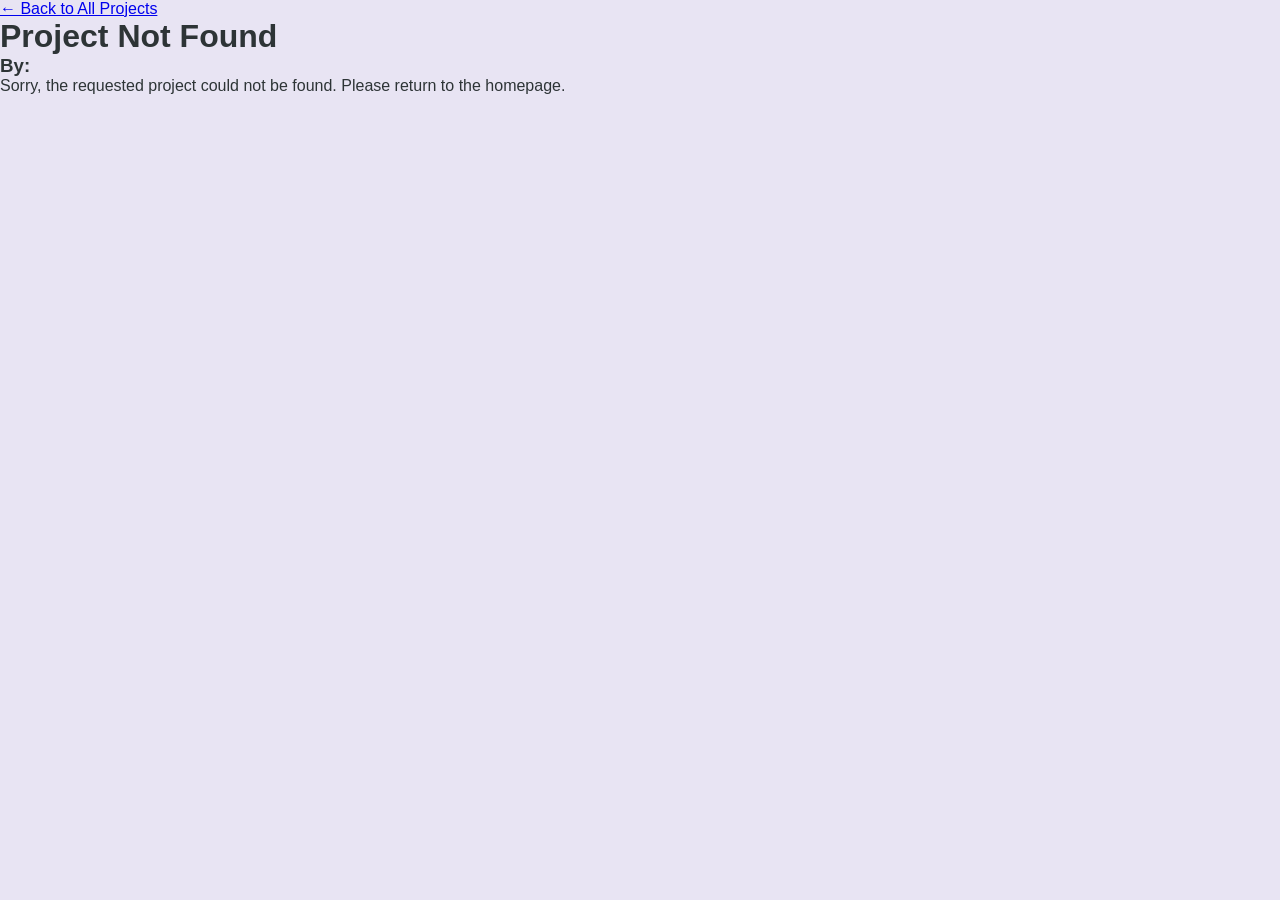
<file: project.html>
<!DOCTYPE html>
<html lang="en">
<head>
    <meta charset="UTF-8">
    <meta name="viewport" content="width=device-width, initial-scale=1.0">
    <title>Project Details</title>
    <link rel="stylesheet" href="style.css">
</head>
<body>
    <header>
        <a href="index.html" class="back-link">&larr; Back to All Projects</a>
        <h1 id="project-title"></h1>
        <h3>By: <span id="project-members"></span></h3>
        <div id="project-tags"></div>
    </header>

    <main class="project-detail-container">
        <img id="project-image" src="" alt="Project Image" class="main-image">
        
        <h2>Abstract</h2>
        <p id="project-abstract"></p>

        <h2>Research Details</h2>
        <p id="project-description"></p>

        <a id="project-link" href="#" target="_blank" class="button-link">View Full Paper/Poster (PDF)</a>
    </main>

    <script src="projects.js"></script>
    <script src="details.js"></script>
</body>
</html>
</file>
<file: style.css>
/* --- CSS Variables --- */
:root {
    --primary-purple: #3F2B73;
    --light-purple: #F3F0FB;
    --card-border: #C9C2E0;
    --white: #ffffff;
    --text-dark: #333333;
    --text-light: #666666;
    --link-color: #0066cc;
}

/* --- Base Styles --- */
* {
    margin: 0;
    padding: 0;
    box-sizing: border-box;
}

body {
    font-family: 'Segoe UI', Tahoma, Geneva, Verdana, sans-serif;
    background-color: var(--light-purple);
    color: var(--text-dark);
}

/* --- Header --- */
.main-header {
    background-color: var(--primary-purple);
    color: var(--white);
    padding: 2rem 5%;
    display: flex;
    justify-content: space-between;
    align-items: center;
}

.main-header h1 {
    font-size: 2rem;
    font-weight: normal;
}

.main-header h2 {
    font-size: 1.5rem;
    font-weight: normal;
}

/* --- Controls (UPDATED for Right Alignment) --- */
.controls {
    padding: 2rem 5%;
    display: flex;
    flex-wrap: wrap;
    gap: 20px;
    align-items: center;
    /* justify-content: space-between;  <-- Removed to let margin-left: auto work */
}

.filters {
    display: flex;
    gap: 15px;
    flex-wrap: wrap;
}

.filter-btn {
    padding: 0.6rem 1.5rem;
    border-radius: 20px;
    font-size: 1rem;
    cursor: pointer;
    transition: all 0.2s ease;
    border: 2px solid var(--primary-purple);
    background-color: var(--white);
    color: var(--primary-purple);
    font-weight: 600;
}

.filter-btn.active,
.filter-btn:hover {
    background-color: var(--primary-purple);
    color: var(--white);
}

#search-input {
    width: 100%;
    height: 44px;
    padding: 0 16px;
    border-radius: 999px;
    border: 1px solid var(--border-color);
    background: var(--card-bg);
    color: var(--text-main);
    font-size: 0.95rem;
    box-shadow: none;
}

/* --- Grid --- */
.project-grid {
    display: grid;
    grid-template-columns: repeat(2, minmax(0, 1fr));
    gap: 36px;
    padding-bottom: 80px;
}

/* --- Cards --- */
.project-card {
    background-color: var(--white);
    border-radius: 20px;
    box-shadow: 0 4px 8px rgba(63, 43, 115, 0.15);
    border: 1px solid var(--card-border);
    overflow: hidden;
    display: flex;
    flex-direction: column;
    height: 100%;
    transition: transform 0.2s;
}

.project-card:hover {
    transform: translateY(-5px);
}

/* --- Image Styles (Preserved) --- */
.card-image {
    width: 100%;
    height: 180px;
    overflow: hidden;
    background-color: #eaeaea;
    border-bottom: 1px solid var(--card-border);
}

.card-image img {
    width: 100%;
    height: 100%;
    /* CHANGED: 'contain' ensures the whole image is shown */
    object-fit: contain;
    /* OPTIONAL: changing background to white often looks cleaner with 'contain' */
    background-color: white;
}

.card-header {
    padding: 1.2rem 1.5rem;
    border-bottom: 1px solid var(--card-border);
    background-color: #fbfaff;
}

.card-header h3 {
    font-size: 1.2rem;
    color: var(--primary-purple);
    font-weight: 700;
    line-height: 1.4;
}

.card-body {
    padding: 1.5rem;
    display: flex;
    flex-direction: column;
    flex-grow: 1;
    justify-content: space-between;
}

.team-info {
    margin-bottom: 1rem;
    padding-bottom: 1rem;
    border-bottom: 1px dashed #e0e0e0;
}

.team-name {
    font-size: 1rem;
    font-weight: 700;
    color: var(--text-dark);
    margin-bottom: 0.3rem;
}

.team-members {
    font-size: 0.9rem;
    color: var(--text-light);
    font-style: italic;
    line-height: 1.4;
}

.description {
    font-size: 0.95rem;
    color: var(--text-dark);
    margin-bottom: 1.5rem;
    line-height: 1.6;
}

.keywords-container {
    display: flex;
    flex-wrap: wrap;
    gap: 8px;
    margin-bottom: 1.5rem;
}

.keyword-label {
    color: var(--primary-purple);
    font-weight: 600;
    font-size: 0.85rem;
    padding: 0.3rem 0.6rem;
    border: 1px solid var(--primary-purple);
    border-radius: 12px;
}

.keyword {
    font-size: 0.85rem;
    color: var(--primary-purple);
    padding: 0.3rem 0.6rem;
    border: 1px solid var(--card-border);
    border-radius: 12px;
    background-color: #f9f8fd;
}

/* --- Project Link Button --- */
.project-link {
    display: block;
    text-align: center;
    background-color: var(--primary-purple);
    color: white;
    text-decoration: none;
    padding: 10px;
    border-radius: 8px;
    font-weight: 600;
    font-size: 0.9rem;
    margin-top: auto;
    /* Pushes button to very bottom */
    transition: background-color 0.2s;
}

.project-link:hover {
    background-color: #553b9e;
}

.hidden {
    display: none !important;
}

/* --- Footer Section (NEW) --- */
.footer {
    background-color: var(--primary-purple);
    color: var(--white);
    text-align: center;
    padding: 3rem 1rem;
    margin-top: 5rem;
    box-shadow: 0 -4px 10px rgba(63, 43, 115, 0.2);
}

.contributor {
    font-size: 1rem;
    font-weight: 500;
    letter-spacing: 1px;
    opacity: 0.9;
}

.contributor::before {
    content: "";
    display: block;
    width: 50px;
    height: 2px;
    background-color: rgba(255, 255, 255, 0.3);
    margin: 0 auto 15px auto;
}

/* Mobile */
@media (max-width: 768px) {

    .main-header,
    .controls {
        flex-direction: column;
        text-align: center;
        gap: 1rem;
    }

    .search-container,
    #search-input {
        width: 100%;
    }
}

/* =========================
   NEW: Theme Variables
========================= */
:root {
    --primary: #4b2e83;
    --accent: #b7a57a;
    --bg: #e8e4f3;
    --bg-secondary: #f4f1fb;
    --card-bg: #ffffff;
    --text-main: #2d3436;
    --text-muted: #636e72;
    --border-color: rgba(0, 0, 0, 0.08);
    --shadow-soft: 0 10px 30px rgba(0, 0, 0, 0.05);
    --shadow-hover: 0 20px 40px rgba(0, 0, 0, 0.14);
    --tag-bg: #f0f0f0;
    --tag-text: #555;
    --controls-bg: rgba(248, 249, 250, 0.85);
    --button-fade: 1;
    --button-move: 8px;
}

body.dark-mode {
    --primary: #8f6de1;
    --accent: #d7c48f;
    --bg: #15121d;
    --bg-secondary: #1d1827;
    --card-bg: #211b2d;
    --text-main: #f3f4f6;
    --text-muted: #c3c7cf;
    --border-color: rgba(255, 255, 255, 0.08);
    --shadow-soft: 0 10px 30px rgba(0, 0, 0, 0.25);
    --shadow-hover: 0 20px 40px rgba(0, 0, 0, 0.35);
    --tag-bg: #2d2440;
    --tag-text: #ddd8f0;
    --controls-bg: rgba(25, 21, 35, 0.88);
}

/* Apply variables */
body {
    background-color: var(--bg);
    color: var(--text-main);
    transition: background-color 0.3s ease, color 0.3s ease;
}

.hero-section {
    background: linear-gradient(135deg, #b000f5 0%, #7b2ff7 55%, #4f46e5 100%);
    padding: 100px 0 60px;
    text-align: center;
    border-bottom: none;
    position: relative;
    overflow: hidden;
}

.subtitle {
    color: rgba(255, 255, 255, 0.75);
}

.controls {
    background: var(--controls-bg);
    transition: background 0.3s ease;
}

.filter-group,
.right-controls {
    display: flex;
    gap: 10px;
    flex-wrap: wrap;
    align-items: center;
}

.filter-btn,
.theme-toggle,
.sort-select {
    border: 1px solid var(--border-color);
    background: var(--card-bg);
    color: var(--text-main);
    transition: all 0.25s ease;
}

.theme-toggle {
    width: 44px;
    height: 44px;
    padding: 0;
    border: 1px solid var(--border-color);
    border-radius: 50%;
    background: var(--card-bg);
    color: var(--text-main);
    display: inline-flex;
    align-items: center;
    justify-content: center;
    font-size: 1.1rem;
    font-weight: 600;
    box-shadow: none;
    cursor: pointer;
    overflow: hidden;
    white-space: nowrap;
    flex-shrink: 0;
}

.sort-select {
    border-radius: 12px;
    cursor: pointer;
}

.filter-btn:hover,
.theme-toggle:hover,
.sort-select:hover {
    transform: translateY(-1px);
}

.filter-btn.active {
    background: var(--primary);
    color: white;
    border-color: var(--primary);
}

#search-input {
    background: var(--card-bg);
    color: var(--text-main);
    border: 1px solid var(--border-color);
}

#search-input::placeholder {
    color: var(--text-muted);
}

.project-card {
    background: var(--card-bg);
    border: 1px solid var(--border-color);
    box-shadow: var(--shadow-soft);
    transition:
        transform 0.3s ease,
        box-shadow 0.3s ease,
        background-color 0.3s ease,
        border-color 0.3s ease;
}

/* Hover */
.project-card:hover {
    transform: translateY(-8px) scale(1.015);
    box-shadow: var(--shadow-hover);
}

/* image little zoom on hover */
.card-image img {
    transition: transform 0.45s ease;
}

.project-card:hover .card-image img {
    transform: scale(1.04);
}

.meta-info,
h3,
.description,
.keyword,
.project-link {
    transition: color 0.3s ease, background-color 0.3s ease, opacity 0.3s ease, transform 0.3s ease;
}

h3,
.card-content h3 {
    color: var(--text-main);
}

.description {
    color: var(--text-muted);
}

.keyword {
    background: var(--tag-bg);
    color: var(--tag-text);
}

/* Button Appears */
.card-links {
    opacity: 0.92;
}

.card-links .project-link {
    opacity: var(--button-fade);
    transform: translateY(var(--button-move));
}

.project-card:hover .card-links .project-link {
    opacity: 1;
    transform: translateY(0);
}

.project-card .card-links .project-link:nth-child(1) {
    transition-delay: 0.02s;
}

.project-card .card-links .project-link:nth-child(2) {
    transition-delay: 0.06s;
}

.project-card .card-links .project-link:nth-child(3) {
    transition-delay: 0.1s;
}

/* Make buttons visible on touchscreen devices by default. */
@media (hover: none) {
    .card-links .project-link {
        opacity: 1;
        transform: translateY(0);
    }
}

.main-footer {
    padding: 50px 0;
    background: linear-gradient(135deg, #4b2e83 0%, #5b4bff 100%);
    color: rgba(255, 255, 255, 0.88);
    text-align: center;
    font-size: 0.95rem;
    box-shadow: 0 -6px 20px rgba(75, 46, 131, 0.18);
}

.main-footer a {
    color: #ffd86b;
    text-decoration: none;
    font-weight: 600;
}

.main-footer a:hover {
    text-decoration: underline;
}

/* Mobile */
@media (max-width: 768px) {
    .controls-top {
        flex-direction: column;
        align-items: stretch;
    }

    .right-controls,
    .filter-group {
        width: 100%;
    }
}

.controls-top {
    max-width: 1280px;
    margin: 0 auto;
    display: flex;
    align-items: center;
    gap: 16px;
    justify-content: space-between;
}

.filter-group {
    display: flex;
    align-items: center;
    gap: 12px;
    flex-wrap: nowrap;
    overflow-x: auto;
    scrollbar-width: none;
    min-width: 0;
}

.right-controls {
    display: flex;
    align-items: center;
    gap: 12px;
    margin-left: auto;
    flex-shrink: 0;
}

.sort-select {
    height: 44px;
    min-width: 220px;
    padding: 0 16px;
    border: 1px solid var(--border-color);
    border-radius: 999px;
    background: var(--card-bg);
    color: var(--text-main);
    font-size: 0.95rem;
    font-weight: 600;
    box-shadow: none;
    cursor: pointer;
    appearance: auto;
    -webkit-appearance: menulist;
    display: inline-block;
}

.filter-btn.active {
    background: var(--primary);
    color: white;
    border-color: var(--primary);
}

.hidden {
    display: none !important;
}

/* Dark mode */
body.dark-mode {
    --bg: #15121d;
    --text-main: #f3f4f6;
    --text-muted: #c3c7cf;
    --white: #211b2d;
    --primary: #8f6de1;
}

body.dark-mode .controls {
    background: rgba(25, 21, 35, 0.88);
}

body.dark-mode #search-input,
body.dark-mode .filter-btn,
body.dark-mode .sort-select,
body.dark-mode .theme-toggle {
    background: var(--card-bg);
    color: var(--text-main);
    border-color: var(--border-color);
}

body.dark-mode .keyword {
    background: #2d2440;
    color: #ddd8f0;
}

body.dark-mode .subtitle {
    color: rgba(255, 255, 255, 0.75);
}

.controls {
    position: sticky;
    top: 0;
    z-index: 100;
    background: rgba(248, 249, 250, 0.92);
    backdrop-filter: blur(12px);
    padding: 18px 24px;
    margin-bottom: 40px;
    border-bottom: 1px solid rgba(0, 0, 0, 0.05);
}

.filter-group {
    display: flex;
    align-items: center;
    gap: 12px;
    flex-wrap: nowrap;
    overflow-x: auto;
    scrollbar-width: none;
    min-width: 0;
}

.filter-group::-webkit-scrollbar {
    display: none;
}

.right-controls {
    display: flex;
    align-items: center;
    gap: 12px;
    margin-left: auto;
    flex-shrink: 0;
    flex-wrap: nowrap;
    min-width: 0;
}

.controls-top {
    max-width: 1280px;
    margin: 0 auto;
    display: flex;
    align-items: center;
    gap: 16px;
    justify-content: space-between;
    flex-wrap: nowrap;
}

.filter-btn {
    height: 44px;
    padding: 0 18px;
    border-radius: 999px;
    border: 1px solid var(--border-color);
    background: var(--card-bg);
    color: var(--text-main);
    display: inline-flex;
    align-items: center;
    justify-content: center;
    font-size: 0.95rem;
    font-weight: 600;
    white-space: nowrap;
    box-shadow: none;
}

.search-wrapper {
    position: relative;
    width: 340px;
    margin-left: 0;
    max-width: none;
}

.search-icon {
    position: absolute;
    left: 15px;
    top: 50%;
    transform: translateY(-50%);
    font-size: 1.1rem;
    color: var(--text-muted);
    pointer-events: none;
}

/* =========================
   Chatbot
========================= */
.chatbot-container {
    position: fixed;
    right: 24px;
    bottom: 24px;
    z-index: 2000;
}

.chatbot-toggle {
    width: 60px;
    height: 60px;
    border: none;
    border-radius: 50%;
    background: linear-gradient(135deg, #8a2cff 0%, #5b4bff 100%);
    color: white;
    font-size: 1.5rem;
    cursor: pointer;
    box-shadow: 0 12px 30px rgba(91, 75, 255, 0.3);
    transition: transform 0.25s ease, box-shadow 0.25s ease;
}

.chatbot-toggle:hover {
    transform: translateY(-2px) scale(1.03);
    box-shadow: 0 16px 36px rgba(91, 75, 255, 0.38);
}

.chatbot-window {
    position: absolute;
    right: 0;
    bottom: 75px;
    width: 360px;
    max-width: calc(100vw - 32px);
    height: 520px;
    background: var(--card-bg, #ffffff);
    border: 1px solid var(--border-color, rgba(0, 0, 0, 0.08));
    border-radius: 20px;
    box-shadow: 0 20px 50px rgba(0, 0, 0, 0.18);
    display: flex;
    flex-direction: column;
    overflow: hidden;
}

.hidden-chat {
    display: flex !important;
}

.chatbot-header {
    padding: 16px 18px;
    background: linear-gradient(135deg, #8a2cff 0%, #5b4bff 100%);
    color: white;
    display: flex;
    justify-content: space-between;
    align-items: flex-start;
    gap: 12px;
}

.chatbot-header h3 {
    margin: 0 0 4px 0;
    font-size: 1rem;
    color: white;
}

.chatbot-header p {
    margin: 0;
    font-size: 0.82rem;
    line-height: 1.4;
    opacity: 0.92;
}

.chatbot-close {
    background: transparent;
    border: none;
    color: white;
    font-size: 1rem;
    cursor: pointer;
    padding: 2px 6px;
}

.chatbot-messages {
    flex: 1;
    padding: 16px;
    overflow-y: auto;
    background: var(--card-bg, #ffffff);
    display: flex;
    flex-direction: column;
    gap: 12px;
}

.chatbot-message {
    max-width: 85%;
    padding: 12px 14px;
    border-radius: 14px;
    font-size: 0.92rem;
    line-height: 1.5;
    white-space: pre-wrap;
}

.bot-message {
    align-self: flex-start;
    background: #f3f0ff;
    color: #2d3436;
    border: 1px solid rgba(138, 44, 255, 0.12);
}

.user-message {
    align-self: flex-end;
    background: #8a2cff;
    color: white;
}

.chatbot-quick-actions {
    padding: 10px 12px;
    display: flex;
    flex-wrap: wrap;
    gap: 8px;
    border-top: 1px solid var(--border-color, rgba(0, 0, 0, 0.08));
    background: var(--bg-secondary, #f7f5fc);
}

.quick-action-btn {
    border: 1px solid rgba(138, 44, 255, 0.18);
    background: white;
    color: #4b2e83;
    border-radius: 999px;
    padding: 8px 12px;
    font-size: 0.8rem;
    cursor: pointer;
    transition: all 0.2s ease;
}

.quick-action-btn:hover {
    background: #f3f0ff;
}

.chatbot-input-area {
    display: flex;
    gap: 10px;
    padding: 12px;
    border-top: 1px solid var(--border-color, rgba(0, 0, 0, 0.08));
    background: var(--card-bg, #ffffff);
}

.chatbot-input {
    flex: 1;
    height: 44px;
    border: 1px solid var(--border-color, rgba(0, 0, 0, 0.08));
    border-radius: 12px;
    padding: 0 14px;
    font-size: 0.92rem;
    outline: none;
    background: var(--card-bg, #ffffff);
    color: var(--text-main, #2d3436);
}

.chatbot-input:focus {
    border-color: #8a2cff;
    box-shadow: 0 0 0 3px rgba(138, 44, 255, 0.12);
}

.chatbot-send {
    border: none;
    border-radius: 12px;
    padding: 0 16px;
    background: #8a2cff;
    color: white;
    font-weight: 700;
    cursor: pointer;
    transition: background 0.2s ease;
}

.chatbot-send:hover {
    background: #7330df;
}

body.dark-mode .chatbot-window {
    background: var(--card-bg);
    border-color: var(--border-color);
}

body.dark-mode .bot-message {
    background: #2a2238;
    color: #f3f4f6;
    border-color: rgba(255, 255, 255, 0.06);
}

body.dark-mode .quick-action-btn {
    background: #2a2238;
    color: #f3f4f6;
    border-color: rgba(255, 255, 255, 0.08);
}

@media (max-width: 768px) {
    .chatbot-container {
        right: 16px;
        bottom: 16px;
    }

    .chatbot-window {
        width: min(360px, calc(100vw - 24px));
        height: 500px;
    }
}

.main-footer a {
    color: #ffd86b;
    text-decoration: none;
    font-weight: 600;
    transition: opacity 0.2s ease;
}

.main-footer a:hover {
    text-decoration: underline;
    opacity: 0.85;
}

.main-footer {
    padding: 50px 0;
    background: linear-gradient(135deg, #4b2e83 0%, #5b4bff 100%);
    color: rgba(255, 255, 255, 0.88);
    text-align: center;
    font-size: 0.95rem;
    border-top: 1px solid rgba(255,255,255,0.15);
}

.main-footer {
    padding: 50px 0;
    background: linear-gradient(135deg, #4b2e83 0%, #5b4bff 100%);
    color: rgba(255, 255, 255, 0.88);
    text-align: center;
    font-size: 0.95rem;
    border-top: 2px solid rgba(255, 255, 255, 0.28);
    box-shadow: 0 -10px 25px rgba(75, 46, 131, 0.22);
}

.main-footer a {
    color: #ffd86b;
    text-decoration: none;
    font-weight: 600;
    transition: opacity 0.2s ease, color 0.2s ease;
}

.main-footer a:hover {
    text-decoration: underline;
    opacity: 0.85;
    color: #ffe89a;
}

.project-grid {
    display: grid;
    grid-template-columns: repeat(2, minmax(0, 1fr));
    gap: 36px;
    padding-bottom: 120px;
}

.project-link {
    border: 1px solid var(--border-color);
    background: var(--card-bg);
    color: var(--text-main);
    padding: 6px 12px;
    border-radius: 999px;
    font-weight: 600;
}

.project-link:hover {
    background: #f3f0ff;
}

.project-link.video-link {
    background: #fff1f0;
    color: #c0392b;
    border-color: #ffd0cc;
}

.project-link.interactive-link {
    background: #1a7a4a;
    color: white;
    border: none;
}
</file>
